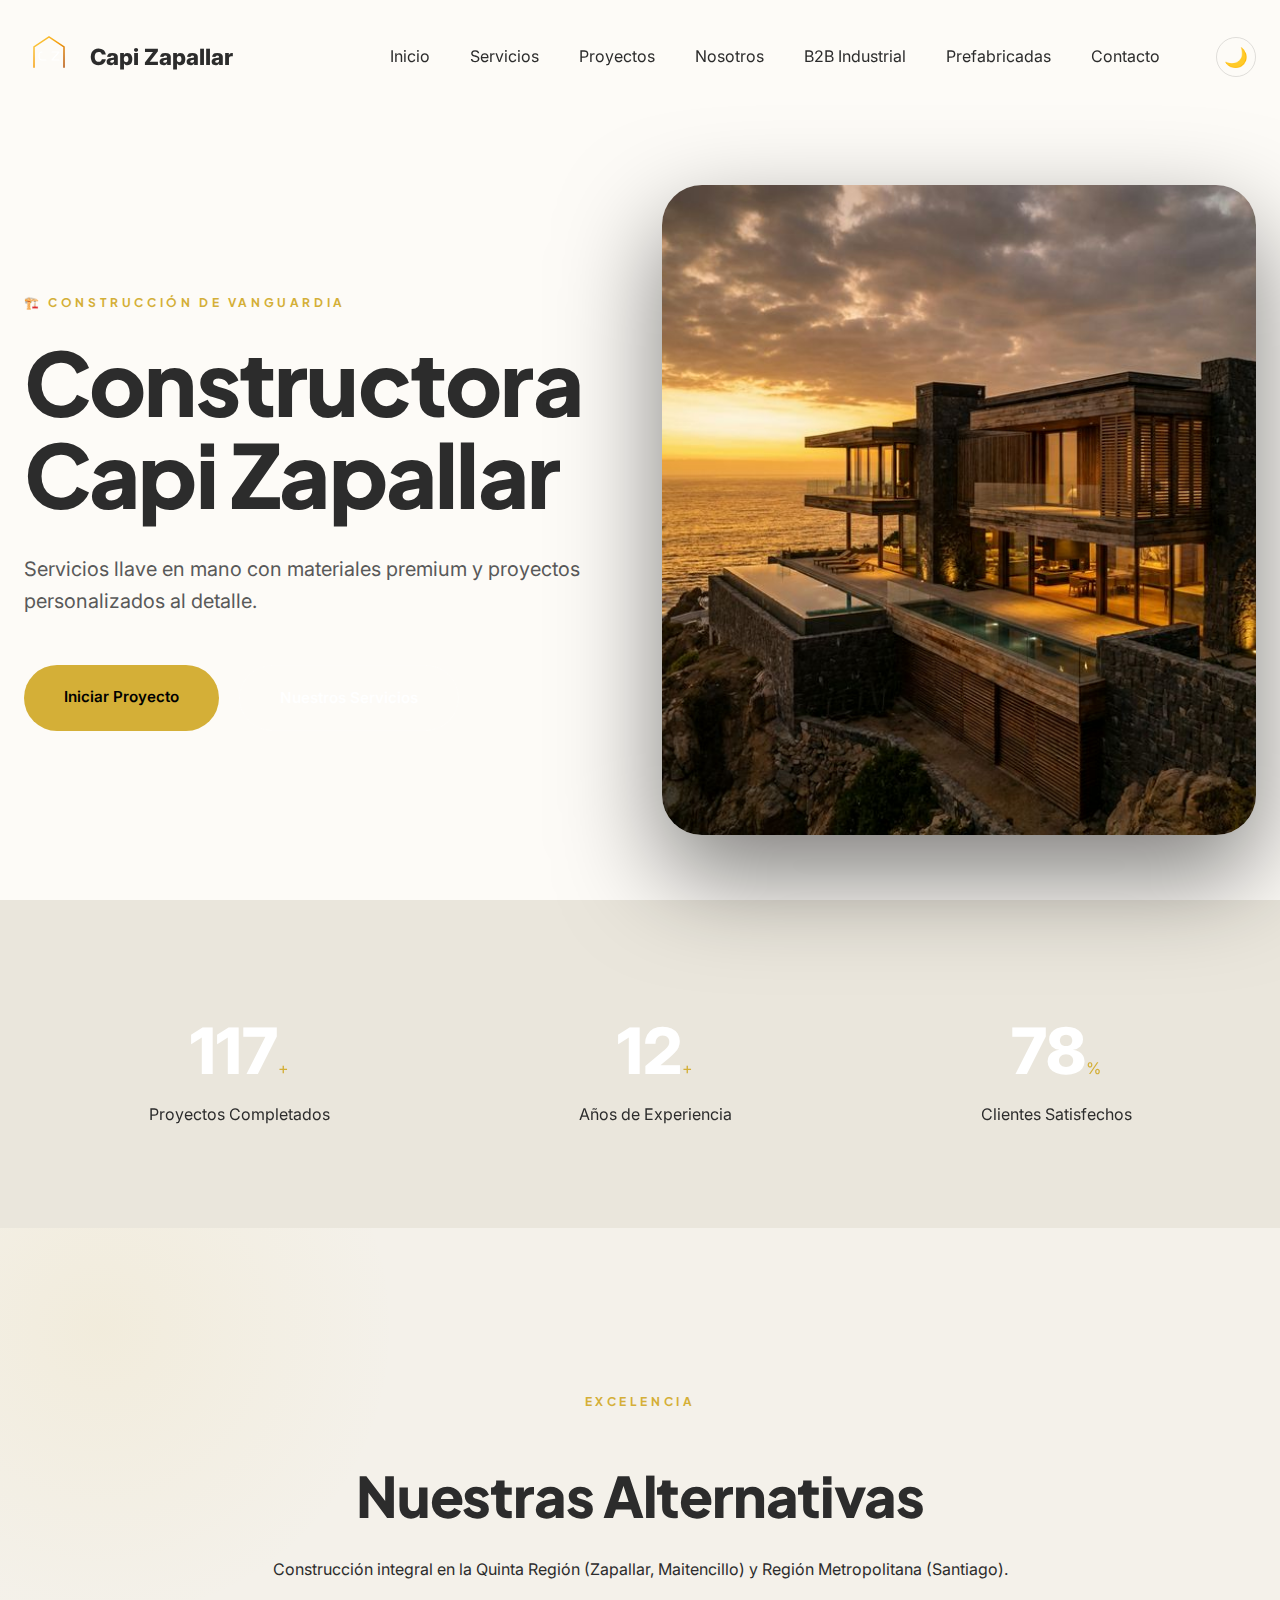
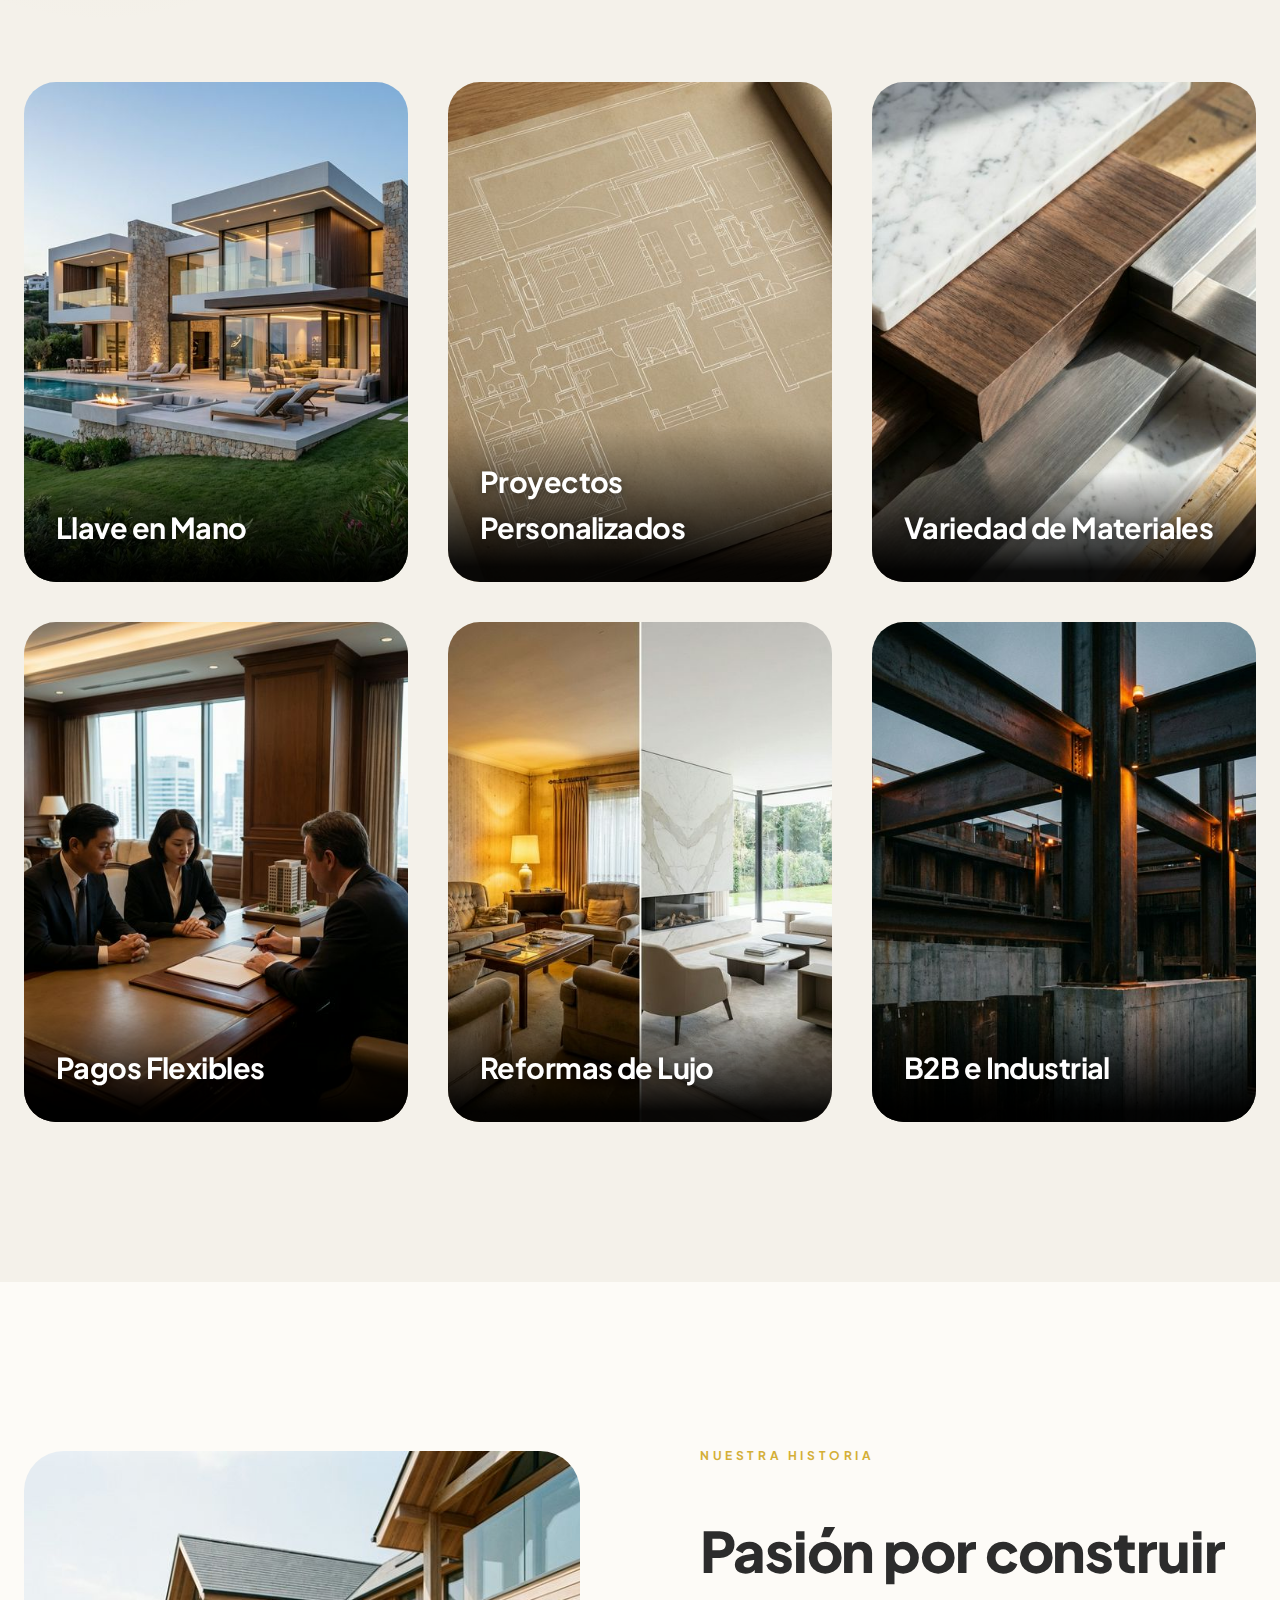
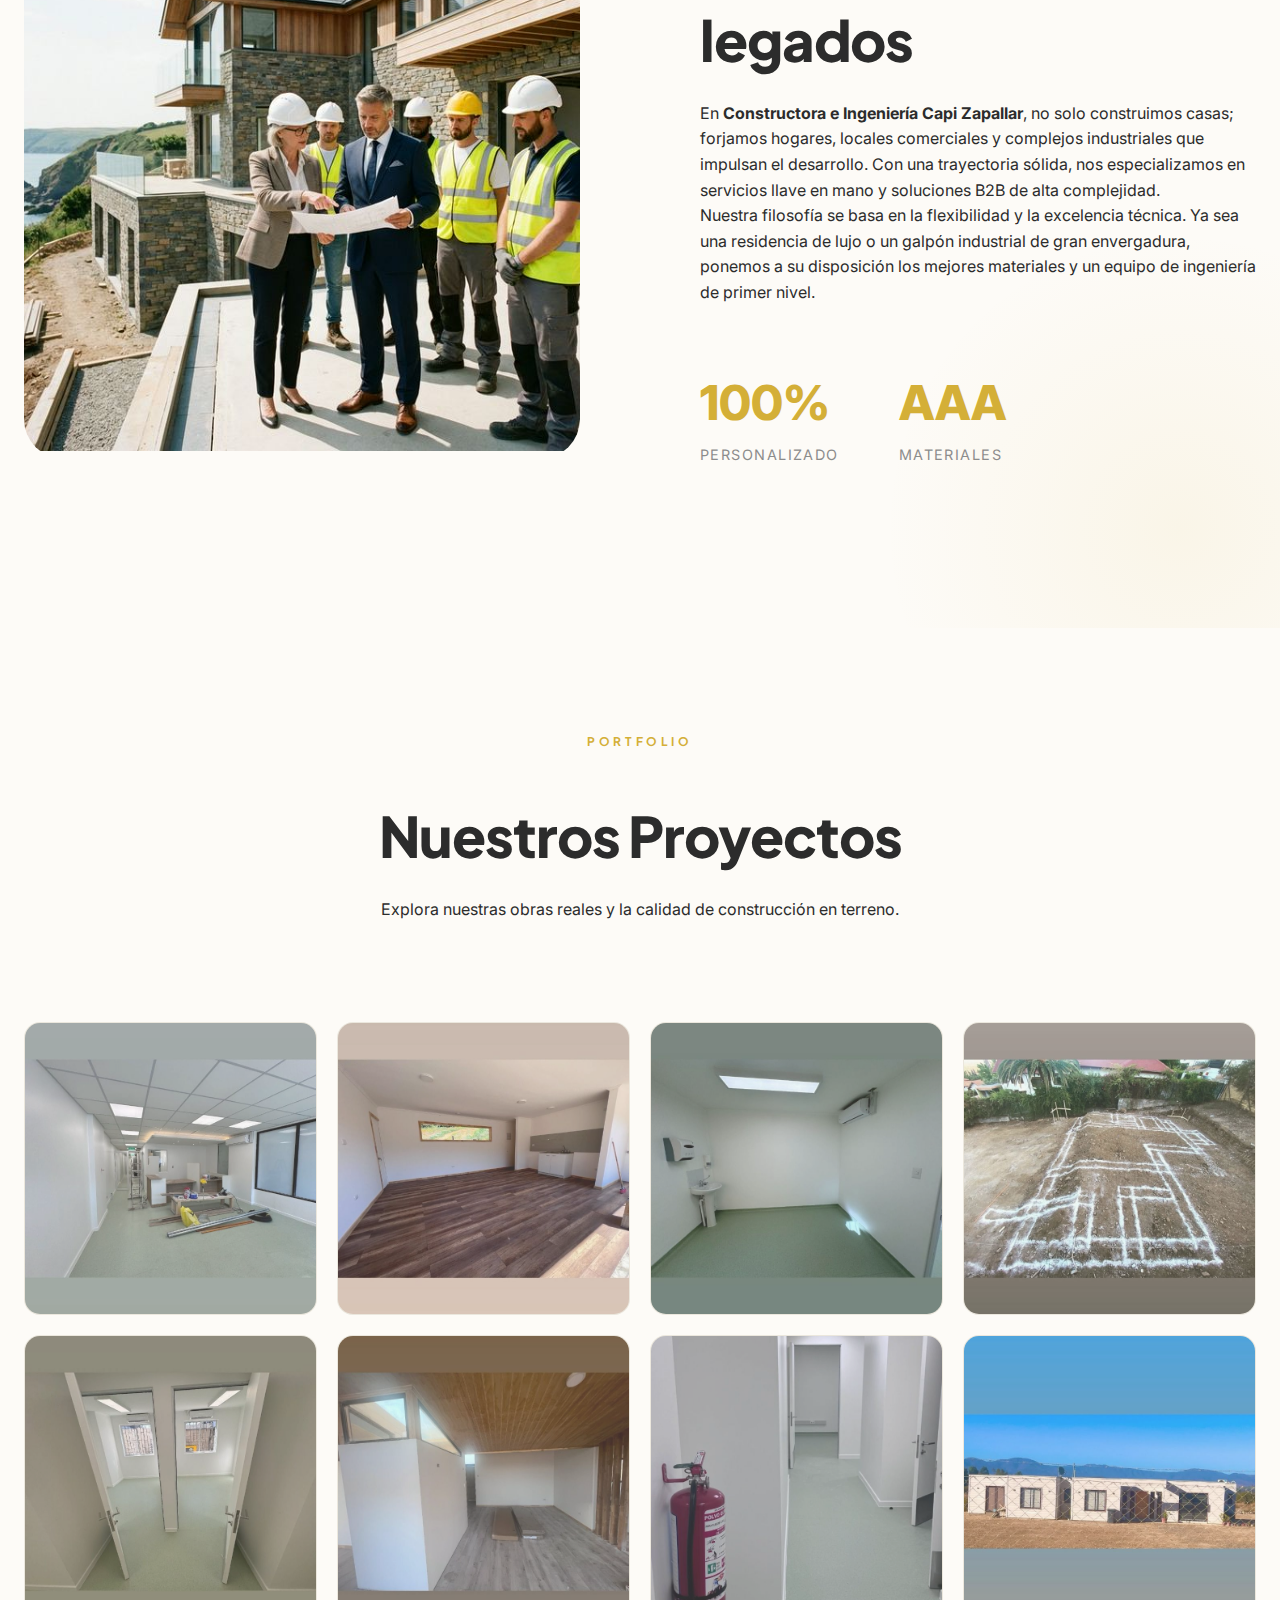
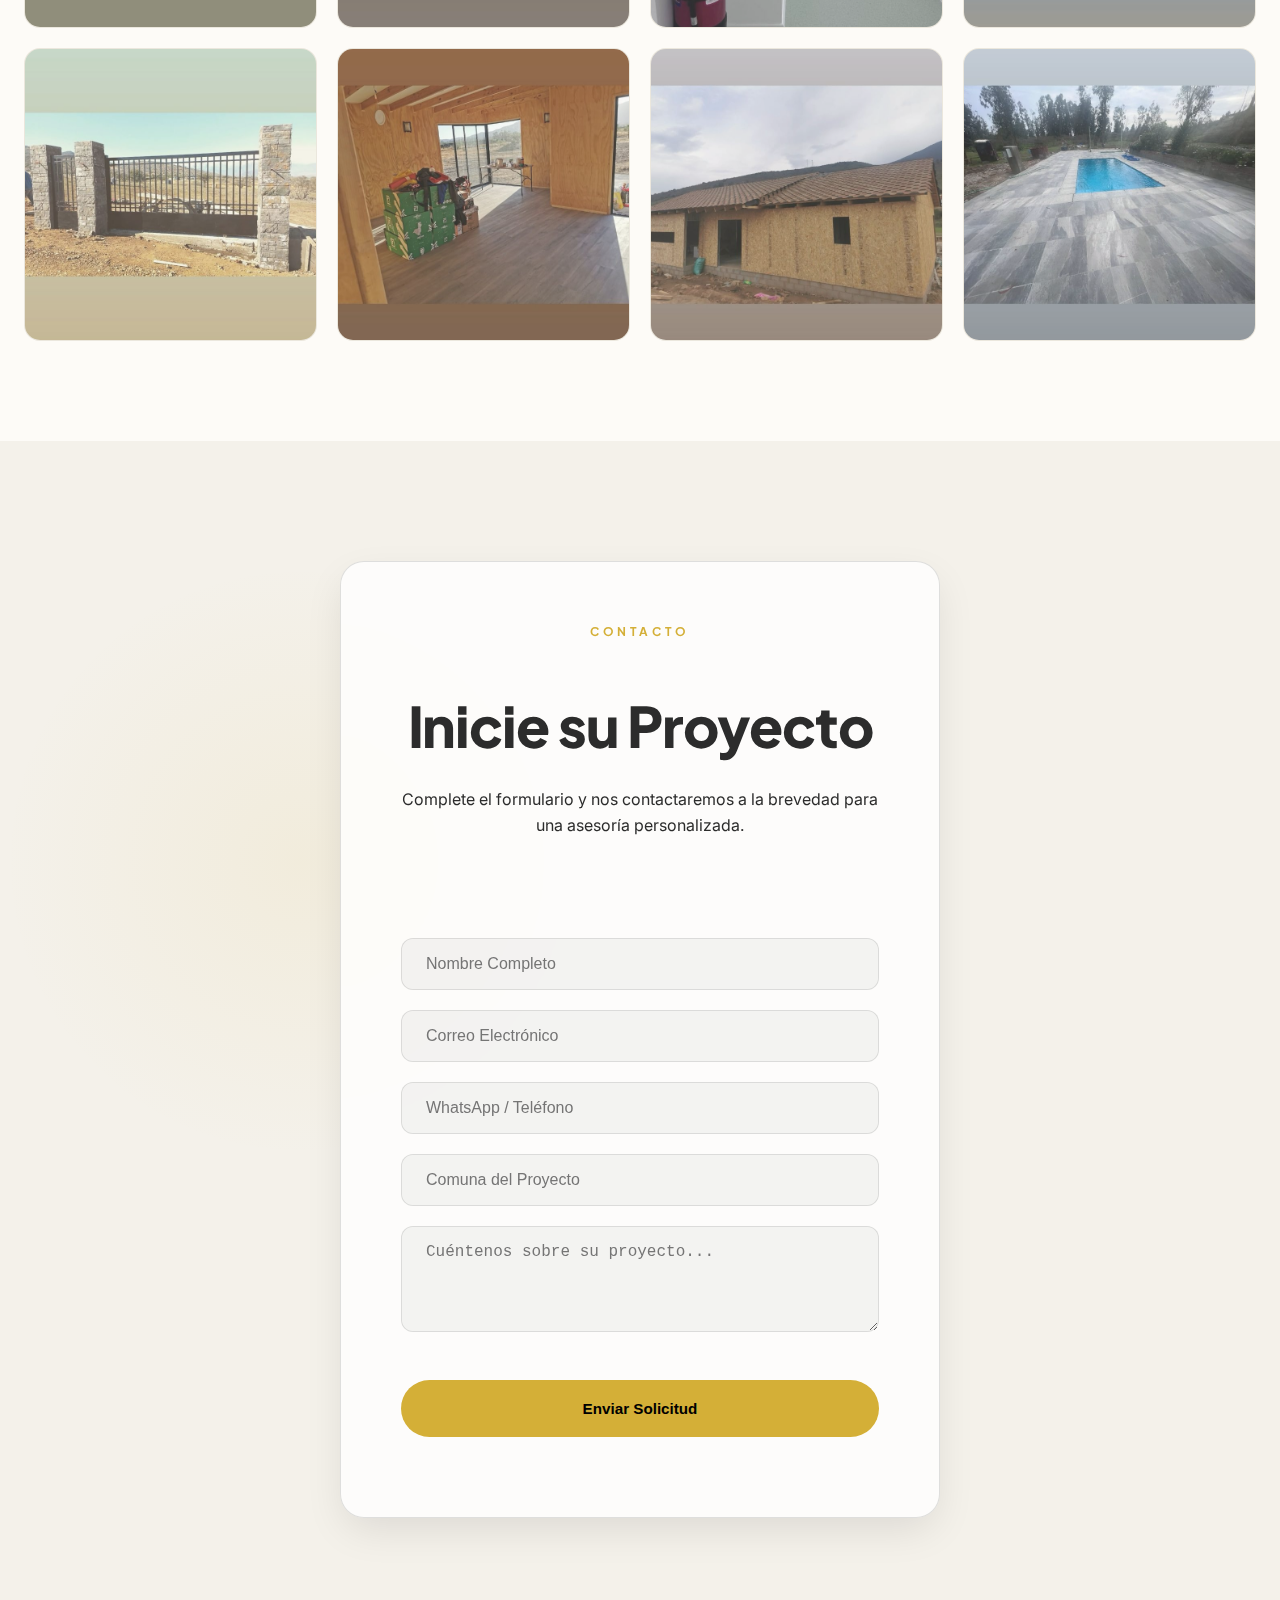
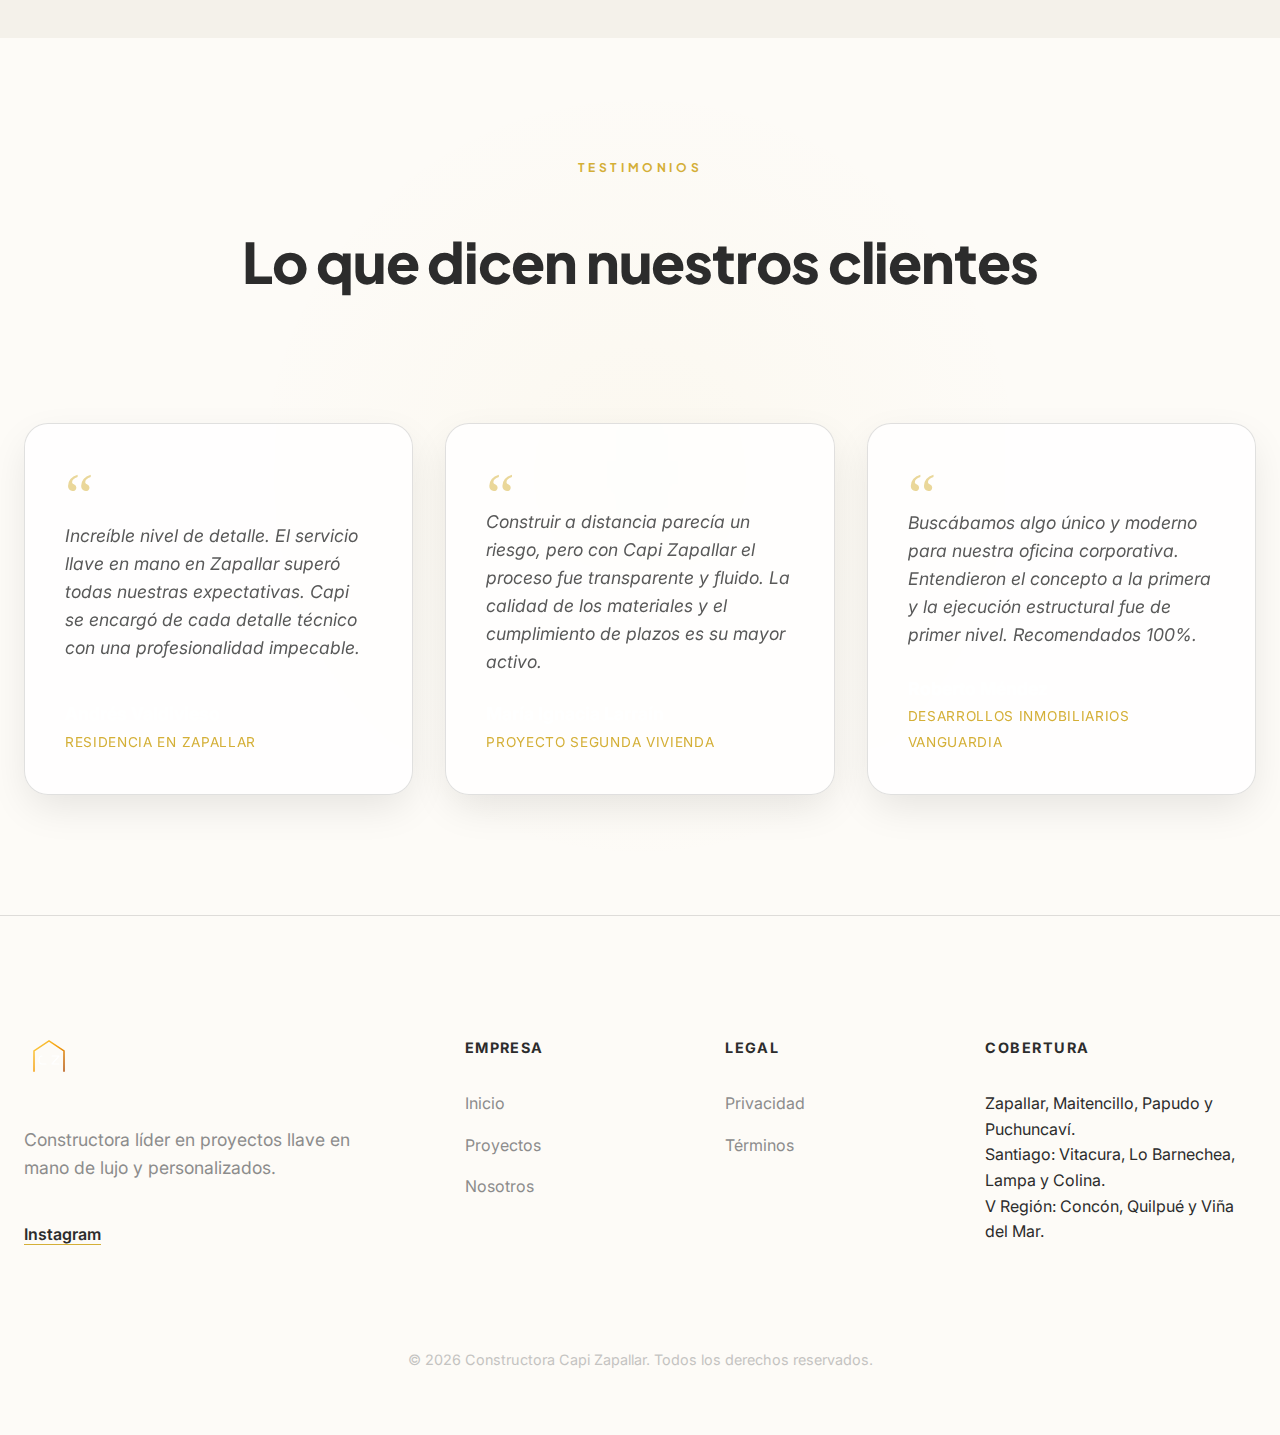
<file: index.html>
<!DOCTYPE html>
<html lang="es">

<head>
    <meta charset="UTF-8">
    <meta name="viewport" content="width=device-width, initial-scale=1.0">
    <title>Constructora Capi Zapallar | Ingeniería B2B, Galpones y Casas Llave en Mano</title>
    <meta name="description"
        content="Constructora e Ingeniería Capi Zapallar. Expertos en proyectos industriales (B2B), construcción de galpones, locales comerciales y casas de lujo llave en mano. Liderando en la Región de Valparaíso y Santiago.">

    <!-- Schema.org JSON-LD -->
    <script type="application/ld+json">
    {
      "@context": "https://schema.org",
      "@type": "LocalBusiness",
      "name": "Constructora Capi Zapallar",
      "image": "https://capizapallar.cl/images/hero_visual.png",
      "@id": "https://capizapallar.cl",
      "url": "https://capizapallar.cl",
      "telephone": "+56973732599",
      "address": {
        "@type": "PostalAddress",
        "streetAddress": "Zapallar",
        "addressLocality": "Zapallar",
        "addressRegion": "Valparaíso",
        "postalCode": "2060000",
        "addressCountry": "CL"
      },
      "geo": {
        "@type": "GeoCoordinates",
        "latitude": -32.55,
        "longitude": -71.46
      },
      "openingHoursSpecification": {
        "@type": "OpeningHoursSpecification",
        "dayOfWeek": [
          "Monday",
          "Tuesday",
          "Wednesday",
          "Thursday",
          "Friday",
          "Saturday"
        ],
        "opens": "09:00",
        "closes": "19:00"
      },
      "sameAs": [
        "https://www.facebook.com/capizapallar",
        "https://www.instagram.com/capizapallar"
      ],
      "department": [
        {
          "@type": "ProfessionalService",
          "name": "Ingeniería B2B y Galpones",
          "description": "Desarrollo de infraestructura industrial y comercial."
        },
        {
          "@type": "GeneralContractor",
          "name": "Construcción Residencial Llave en Mano",
          "description": "Casas personalizadas en Metalcom, SIP y Hormigón."
        }
      ]
    }
    </script>

    <!-- Google Fonts -->
    <link rel="preconnect" href="https://fonts.googleapis.com">
    <link rel="preconnect" href="https://fonts.gstatic.com" crossorigin>
    <link
        href="https://fonts.googleapis.com/css2?family=Inter:wght@400;500&family=Plus+Jakarta+Sans:wght@700;800&family=JetBrains+Mono&display=swap"
        rel="stylesheet">

    <link rel="stylesheet" href="styles.css">
</head>

<body class="dark-mode">
    <div id="particles-js"></div>

    <nav class="navbar" id="navbar">
        <div class="container navbar-container">
            <a href="index.html" class="logo-container">
                <img src="images/logo.svg" alt="Capi Zapallar Logo" class="logo-img" style="height: 50px; width: auto;">
                <span class="logo-text">Capi Zapallar</span>
            </a>
            <div class="nav-links">
                <a href="index.html#hero" class="nav-link">Inicio</a>
                <a href="index.html#servicios" class="nav-link">Servicios</a>
                <a href="index.html#proyectos" class="nav-link">Proyectos</a>
                <a href="index.html#nosotros" class="nav-link">Nosotros</a>
                <a href="b2b.html" class="nav-link">B2B Industrial</a>
                <a href="prefabricadas.html" class="nav-link">Prefabricadas</a>
                <a href="#contacto" class="nav-link">Contacto</a>
                <!-- Theme Toggle Button -->
                <button id="themeToggle" class="theme-toggle" aria-label="Cambiar Tema">
                    <span class="theme-icon">🌓</span>
                </button>
            </div>
            <button class="mobile-menu-toggle" id="menuToggle">
                <span></span>
                <span></span>
                <span></span>
            </button>
        </div>
    </nav>

    <header class="hero" id="hero">
        <div class="container hero-container">
            <div class="hero-content">
                <span class="label-upper">🏗️ Construcción de Vanguardia</span>
                <h1 class="hero-title">Constructora Capi Zapallar</h1>
                <p class="hero-subtitle">Servicios llave en mano con materiales premium y proyectos personalizados al
                    detalle.</p>
                <div class="hero-ctas">
                    <a href="#contacto" class="btn btn-primary">Iniciar Proyecto</a>
                    <a href="#servicios" class="btn btn-outline">Nuestros Servicios</a>
                </div>
            </div>
            <div class="hero-visual-wrapper">
                <div class="sphere">
                    <div class="sphere-inner"></div>
                </div>
                <img src="images/hero_visual.png" alt="Arquitectura de Lujo Constructora Capi Zapallar"
                    class="hero-visual glow-primary">
            </div>
        </div>

    </header>

    <section class="social-proof">
        <div class="container divider-container">
            <div class="metric-item">
                <span class="metric-number" data-target="150">0</span><span class="metric-plus">+</span>
                <p class="metric-label">Proyectos Completados</p>
            </div>
            <div class="metric-item">
                <span class="metric-number" data-target="15">0</span><span class="metric-plus">+</span>
                <p class="metric-label">Años de Experiencia</p>
            </div>
            <div class="metric-item">
                <span class="metric-number" data-target="100">0</span><span class="metric-percent">%</span>
                <p class="metric-label">Clientes Satisfechos</p>
            </div>
        </div>
    </section>

    <section class="services" id="servicios">
        <div class="container">
            <div class="section-header">
                <span class="label-upper">Excelencia</span>
                <h2 class="section-title">Nuestras Alternativas</h2>
                <p class="section-subtitle">Construcción integral en la Quinta Región (Zapallar, Maitencillo) y Región
                    Metropolitana (Santiago).</p>
            </div>

            <div class="services-grid">
                <!-- Service 1 -->
                <div class="service-card-flip">
                    <div class="service-card-inner">
                        <div class="service-card-front">
                            <img src="images/service_1.png" alt="Servicio Llave en Mano" class="service-image">
                            <div class="service-overlay">
                                <h3 class="service-title-front">Llave en Mano</h3>
                            </div>
                        </div>
                        <div class="service-card-back glass-card">
                            <h3 class="service-title-back">Servicio Integral</h3>
                            <p class="service-description">Nos encargamos de todo el proceso, desde el diseño hasta la
                                entrega final lista para habitar.</p>
                            <div class="service-features">
                                <span class="feature-tag">Gestión Total</span>
                                <span class="feature-tag">Sin Estrés</span>
                            </div>
                        </div>
                    </div>
                </div>

                <!-- Service 2 -->
                <div class="service-card-flip">
                    <div class="service-card-inner">
                        <div class="service-card-front">
                            <img src="images/service_2.png" alt="Proyectos Personalizados" class="service-image">
                            <div class="service-overlay">
                                <h3 class="service-title-front">Proyectos Personalizados</h3>
                            </div>
                        </div>
                        <div class="service-card-back glass-card">
                            <h3 class="service-title-back">Diseño a Medida</h3>
                            <p class="service-description">Creamos espacios únicos que reflejan su personalidad y estilo
                                de vida con precisión arquitectónica.</p>
                            <div class="service-features">
                                <span class="feature-tag">Único</span>
                                <span class="feature-tag">Exclusivo</span>
                            </div>
                        </div>
                    </div>
                </div>

                <!-- Service 3 -->
                <div class="service-card-flip">
                    <div class="service-card-inner">
                        <div class="service-card-front">
                            <img src="images/service_3.png" alt="Materiales Premium" class="service-image">
                            <div class="service-overlay">
                                <h3 class="service-title-front">Variedad de Materiales</h3>
                            </div>
                        </div>
                        <div class="service-card-back glass-card">
                            <h3 class="service-title-back">Calidad Superior</h3>
                            <p class="service-description">Contamos con una amplia gama de opciones constructivas y
                                acabados de lujo para elegir.</p>
                            <div class="service-features">
                                <span class="feature-tag">Premium</span>
                                <span class="feature-tag">Duradero</span>
                            </div>
                        </div>
                    </div>
                </div>

                <!-- Service 4 -->
                <div class="service-card-flip">
                    <div class="service-card-inner">
                        <div class="service-card-front">
                            <img src="images/service_4.png" alt="Pagos Flexibles" class="service-image">
                            <div class="service-overlay">
                                <h3 class="service-title-front">Pagos Flexibles</h3>
                            </div>
                        </div>
                        <div class="service-card-back glass-card">
                            <h3 class="service-title-back">Financiamiento</h3>
                            <p class="service-description">Ofrecemos alternativas de pago que se adaptan a su flujo
                                financiero sin comprometer la obra.</p>
                            <div class="service-features">
                                <span class="feature-tag">Facilidad</span>
                                <span class="feature-tag">Transparencia</span>
                            </div>
                        </div>
                    </div>
                </div>

                <!-- Service 5 -->
                <div class="service-card-flip">
                    <div class="service-card-inner">
                        <div class="service-card-front">
                            <img src="images/service_5.png" alt="Reformas de Lujo" class="service-image">
                            <div class="service-overlay">
                                <h3 class="service-title-front">Reformas de Lujo</h3>
                            </div>
                        </div>
                        <div class="service-card-back glass-card">
                            <h3 class="service-title-back">Renovación</h3>
                            <p class="service-description">Transformamos propiedades existentes en residencias de alto
                                estándar con acabados finos.</p>
                            <div class="service-features">
                                <span class="feature-tag">Alta Gama</span>
                                <span class="feature-tag">Detalle</span>
                            </div>
                        </div>
                    </div>
                </div>

                <!-- Service 6 (B2B & Industrial) -->
                <div class="service-card-flip">
                    <div class="service-card-inner">
                        <div class="service-card-front">
                            <img src="images/service_6.png" alt="Ingeniería B2B y Galpones" class="service-image">
                            <div class="service-overlay">
                                <h3 class="service-title-front">B2B e Industrial</h3>
                            </div>
                        </div>
                        <div class="service-card-back glass-card">
                            <h3 class="service-title-back">Área Corporativa</h3>
                            <p class="service-description">Ingeniería y construcción de galpones, locales comerciales y
                                oficinas con alto estándar industrial.</p>
                            <div class="service-features">
                                <span class="feature-tag">Galpones</span>
                                <span class="feature-tag">Ingeniería</span>
                            </div>
                        </div>
                    </div>
                </div>

            </div>
        </div>
    </section>

    <section class="about" id="nosotros">
        <div class="container about-grid">
            <div class="about-image-container">
                <div class="about-image-wrapper">
                    <img src="images/about_image.png" alt="Obra Real Constructora Capi" class="about-image mask-glow">
                </div>
            </div>
            <div class="about-content">
                <span class="label-upper">Nuestra Historia</span>
                <h2 class="section-title">Pasión por construir legados</h2>
                <p>En <strong>Constructora e Ingeniería Capi Zapallar</strong>, no solo construimos casas; forjamos
                    hogares, locales comerciales y complejos industriales que impulsan el desarrollo. Con una
                    trayectoria sólida, nos especializamos en servicios llave en mano y soluciones B2B de alta
                    complejidad.</p>
                <p>Nuestra filosofía se basa en la flexibilidad y la excelencia técnica. Ya sea una residencia de lujo o
                    un galpón industrial de gran envergadura, ponemos a su disposición los mejores materiales y un
                    equipo de ingeniería de primer nivel.</p>
                <div class="about-stats">
                    <div class="stat">
                        <span class="stat-val">100%</span>
                        <span class="stat-label">Personalizado</span>
                    </div>
                    <div class="stat">
                        <span class="stat-val">AAA</span>
                        <span class="stat-label">Materiales</span>
                    </div>
                </div>
            </div>
        </div>
    </section>

    <section class="gallery" id="proyectos">
        <div class="container">
            <div class="section-header">
                <span class="label-upper">Portfolio</span>
                <h2 class="section-title">Nuestros Proyectos</h2>
                <p class="section-subtitle">Explora nuestras obras reales y la calidad de construcción en terreno.</p>
            </div>
            <div class="gallery-grid-compact">
                <div class="gallery-item-thumb" onclick="openViewer(0)"><img src="images/obra_real_1.jpg" alt="Obra 1">
                </div>
                <div class="gallery-item-thumb" onclick="openViewer(1)"><img src="images/obra_real_2.jpg" alt="Obra 2">
                </div>
                <div class="gallery-item-thumb" onclick="openViewer(2)"><img src="images/obra_real_3.jpg" alt="Obra 3">
                </div>
                <div class="gallery-item-thumb" onclick="openViewer(3)"><img src="images/obra_real_4.jpg" alt="Obra 4">
                </div>
                <div class="gallery-item-thumb" onclick="openViewer(4)"><img src="images/obra_real_5.jpg" alt="Obra 5">
                </div>
                <div class="gallery-item-thumb" onclick="openViewer(5)"><img src="images/obra_real_6.jpg" alt="Obra 6">
                </div>
                <div class="gallery-item-thumb" onclick="openViewer(6)"><img src="images/obra_real_7.jpg" alt="Obra 7">
                </div>
                <div class="gallery-item-thumb" onclick="openViewer(7)"><img src="images/obra_real_8.jpg" alt="Obra 8">
                </div>
                <div class="gallery-item-thumb" onclick="openViewer(8)"><img src="images/obra_real_9.jpg" alt="Obra 9">
                </div>
                <div class="gallery-item-thumb" onclick="openViewer(9)"><img src="images/obra_real_10.jpg"
                        alt="Obra 10"></div>
                <div class="gallery-item-thumb" onclick="openViewer(10)"><img src="images/obra_real_11.jpg"
                        alt="Obra 11"></div>
                <div class="gallery-item-thumb" onclick="openViewer(11)"><img src="images/obra_real_12.jpg"
                        alt="Obra 12"></div>
            </div>
        </div>
    </section>


    <section class="lead-form-section" id="contacto">
        <div class="container">
            <div class="form-card glass-card">
                <div class="section-header text-center">
                    <span class="label-upper">Contacto</span>
                    <h2 class="section-title">Inicie su Proyecto</h2>
                    <p class="section-subtitle">Complete el formulario y nos contactaremos a la brevedad para una
                        asesoría personalizada.</p>
                </div>
                <form id="constructionLeadForm" class="contact-form">
                    <div class="form-group">
                        <input type="text" id="name" name="nombre" placeholder="Nombre Completo" required>
                    </div>
                    <div class="form-group">
                        <input type="email" id="email" name="email" placeholder="Correo Electrónico" required>
                    </div>
                    <div class="form-group">
                        <input type="tel" id="whatsapp" name="telefono" placeholder="WhatsApp / Teléfono" required>
                    </div>
                    <div class="form-group">
                        <input type="text" name="comuna" placeholder="Comuna del Proyecto" required>
                    </div>
                    <div class="form-group">
                        <textarea id="message" name="mensaje" placeholder="Cuéntenos sobre su proyecto..." rows="4"
                            required></textarea>
                    </div>
                    <button type="submit" class="btn btn-primary btn-full">Enviar Solicitud</button>
                    <p id="formStatus" class="form-status"></p>
                </form>
            </div>
        </div>
    </section>

    <section class="testimonials" id="testimoniales">
        <div class="container">
            <div class="section-header text-center">
                <span class="label-upper">Testimonios</span>
                <h2 class="section-title">Lo que dicen nuestros clientes</h2>
            </div>
            <div class="testimonials-grid">
                <div class="testimonial-card glass-card">
                    <div class="quote-icon">“</div>
                    <p class="testimonial-text">Increíble nivel de detalle. El servicio llave en mano en Zapallar superó
                        todas nuestras expectativas. Capi se encargó de cada detalle técnico con una profesionalidad
                        impecable.</p>
                    <div class="testimonial-author">
                        <strong>Andrés Valdivieso</strong>
                        <span>Residencia en Zapallar</span>
                    </div>
                </div>
                <div class="testimonial-card glass-card">
                    <div class="quote-icon">“</div>
                    <p class="testimonial-text">Construir a distancia parecía un riesgo, pero con Capi Zapallar el
                        proceso fue transparente y fluido. La calidad de los materiales y el cumplimiento de plazos es
                        su mayor activo.</p>
                    <div class="testimonial-author">
                        <strong>María Ignacia Larraín</strong>
                        <span>Proyecto Segunda Vivienda</span>
                    </div>
                </div>
                <div class="testimonial-card glass-card">
                    <div class="quote-icon">“</div>
                    <p class="testimonial-text">Buscábamos algo único y moderno para nuestra oficina corporativa.
                        Entendieron el concepto a la primera y la ejecución estructural fue de primer nivel.
                        Recomendados 100%.</p>
                    <div class="testimonial-author">
                        <strong>Roberto Méndez</strong>
                        <span>Desarrollos Inmobiliarios Vanguardia</span>
                    </div>
                </div>
            </div>
        </div>
    </section>

    <footer class="footer">
        <div class="container footer-grid">
            <div class="footer-brand">
                <img src="images/logo.svg" alt="Capi Zapallar" class="footer-logo">
                <p class="footer-desc">Constructora líder en proyectos llave en mano de lujo y personalizados.</p>
                <div class="social-links">
                    <a href="https://www.instagram.com/capi_zapallar_constructora?igsh=MWo5YWQ1NGI3ZWEybA%3D%3D&utm_source=qr"
                        target="_blank" class="social-link">Instagram</a>
                </div>
            </div>
            <div class="footer-links">
                <h4>Empresa</h4>
                <a href="#hero">Inicio</a>
                <a href="#proyectos">Proyectos</a>
                <a href="#nosotros">Nosotros</a>
            </div>
            <div class="footer-links">
                <h4>Legal</h4>
                <a href="privacidad.html">Privacidad</a>
                <a href="terminos.html">Términos</a>
            </div>
            <div class="footer-contact">
                <h4>Cobertura</h4>
                <p>Zapallar, Maitencillo, Papudo y Puchuncaví.</p>
                <p>Santiago: Vitacura, Lo Barnechea, Lampa y Colina.</p>
                <p>V Región: Concón, Quilpué y Viña del Mar.</p>
            </div>
        </div>
        <div class="footer-bottom">
            <div class="container">
                <p>&copy; 2026 Constructora Capi Zapallar. Todos los derechos reservados.</p>
            </div>
        </div>
    </footer>

    <!-- Modern Photo Viewer Modal -->
    <div id="photoViewer" class="photo-viewer">
        <span class="viewer-close" onclick="closeViewer()">&times;</span>
        <img class="viewer-content" id="viewerImg">
        <div class="viewer-nav">
            <button onclick="prevImg()">&#10094;</button>
            <button onclick="nextImg()">&#10095;</button>
        </div>
    </div>

    <!-- Success Modal -->
    <div id="successModal" class="success-modal glass-card" style="display: none;">
        <div class="modal-content">
            <h3 style="color: var(--primary-500); margin-bottom: 15px;">¡Solicitud Recibida! ✅</h3>
            <p style="margin-bottom: 10px;">Tu proyecto ya está en proceso de revisión por nuestro equipo.</p>
            <p id="modalQuoteInfo" style="margin-bottom: 25px; font-weight: 500; font-size: 0.9rem; opacity: 0.8;"></p>
            <div class="modal-ctas" style="display: flex; flex-direction: column; gap: 10px;">
                <a id="whatsappBtn" href="#" target="_blank" class="btn btn-primary"
                    style="width: 100%; text-decoration: none; display: inline-block;">Hablar por WhatsApp ahora</a>
                <button onclick="closeSuccessModal()" class="btn btn-outline"
                    style="width: 100%; border-radius: 12px; padding: 10px;">Cerrar</button>
            </div>
        </div>
    </div>

    <style>
        .success-modal {
            position: fixed;
            top: 50%;
            left: 50%;
            transform: translate(-50%, -50%);
            z-index: 10000;
            padding: 40px;
            text-align: center;
            max-width: 90%;
            width: 400px;
            border-radius: 30px;
            border: 1px solid var(--primary-500);
            box-shadow: 0 20px 60px rgba(0, 0, 0, 0.8);
            background: var(--bg-secondary);
        }

        .success-modal .modal-content h3 {
            font-size: 1.8rem;
        }
    </style>

    <script src="script.js"></script>
</body>

</html>
</file>
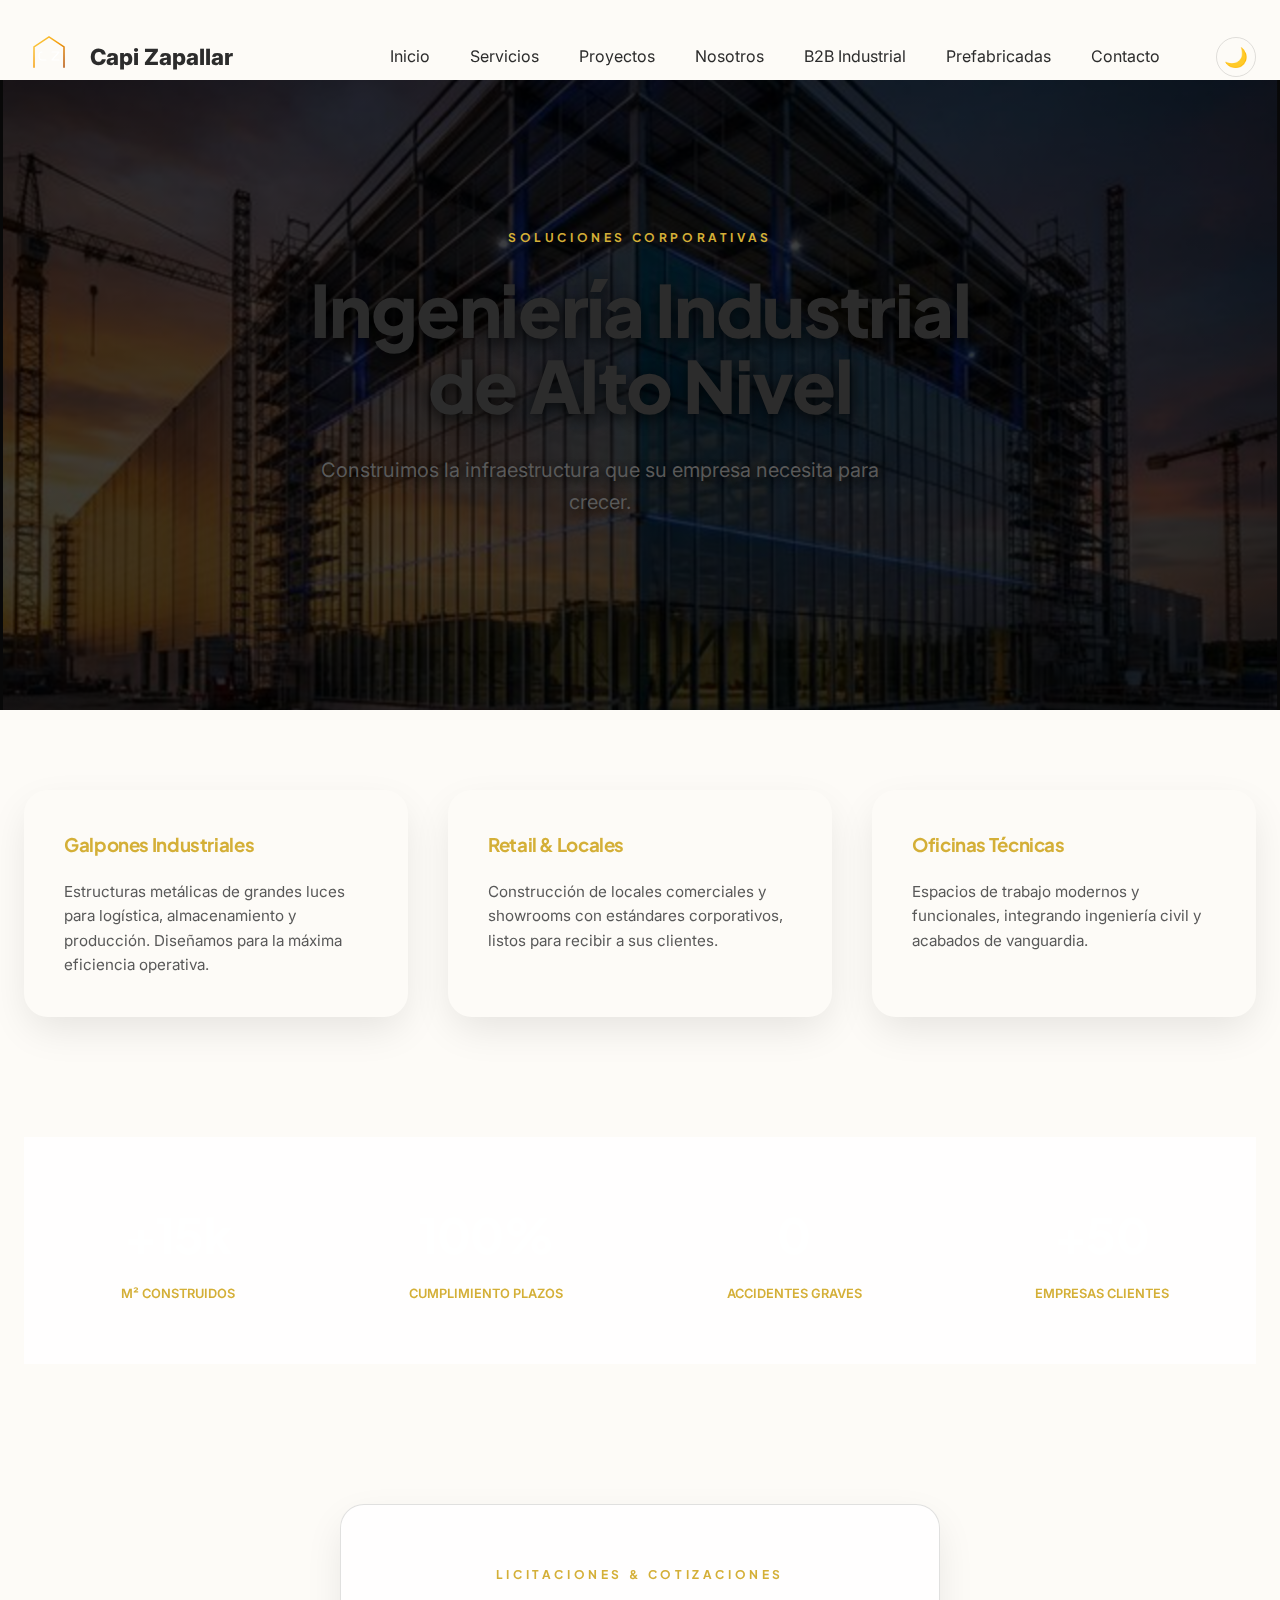
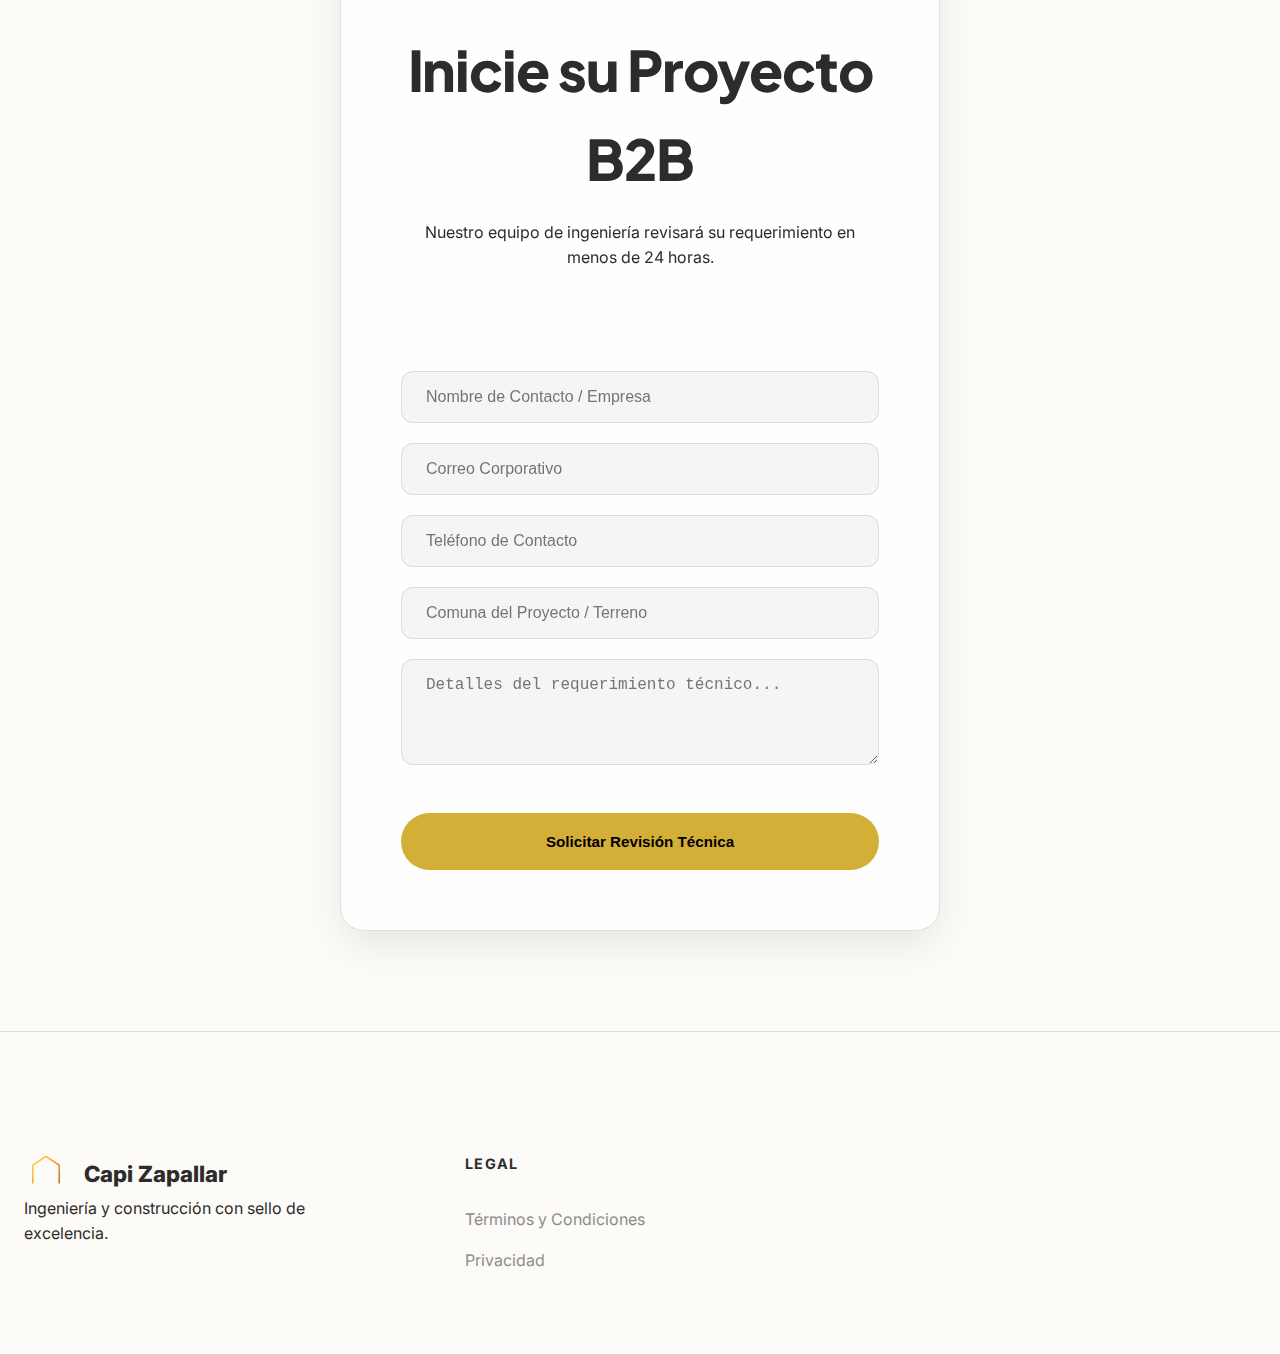
<file: b2b.html>
<!DOCTYPE html>
<html lang="es">

<head>
    <meta charset="UTF-8">
    <meta name="viewport" content="width=device-width, initial-scale=1.0">
    <title>B2B Industrial & Ingeniería | Capi Zapallar</title>
    <meta name="description"
        content="Soluciones de ingeniería y construcción para empresas. Galpones industriales, locales comerciales y oficinas corporativas en la Región de Valparaíso.">

    <link rel="preconnect" href="https://fonts.googleapis.com">
    <link rel="preconnect" href="https://fonts.gstatic.com" crossorigin>
    <link
        href="https://fonts.googleapis.com/css2?family=Inter:wght@400;500;600&family=Plus+Jakarta+Sans:wght@700;800&display=swap"
        rel="stylesheet">
    <link rel="stylesheet" href="styles.css">

    <!-- Script to prevent theme flash -->
    <script>
        const savedTheme = localStorage.getItem('theme');
        if (savedTheme) {
            document.documentElement.setAttribute('data-theme', savedTheme);
        } else if (window.matchMedia('(prefers-color-scheme: dark)').matches) {
            document.documentElement.setAttribute('data-theme', 'dark');
        }
    </script>

    <style>
        .b2b-hero {
            height: 70vh;
            display: flex;
            align-items: center;
            justify-content: center;
            text-align: center;
            position: relative;
            background: linear-gradient(rgba(0, 0, 0, 0.75), rgba(0, 0, 0, 0.75)), url('images/b2b_industrial.png');
            background-size: cover;
            background-position: center;
            margin-top: 80px;
        }

        .shadow-text h1 {
            text-shadow: 0 4px 15px rgba(0, 0, 0, 0.8);
        }

        .shadow-text p {
            text-shadow: 0 2px 8px rgba(0, 0, 0, 0.8);
        }

        .b2b-grid {
            display: grid;
            grid-template-columns: repeat(auto-fit, minmax(300px, 1fr));
            gap: 40px;
            padding: 80px 0;
        }

        .b2b-card {
            padding: 40px;
            border-radius: 24px;
            background: var(--card-bg);
            border: 1px solid var(--border-color);
            transition: all 0.3s ease;
        }

        .b2b-card:hover {
            transform: translateY(-10px);
            border-color: var(--primary-500);
        }

        .b2b-card h3 {
            margin-bottom: 20px;
            color: var(--primary-500);
        }

        .b2b-card p {
            color: var(--text-secondary);
            font-size: 0.95rem;
            line-height: 1.6;
        }

        .industrial-stats {
            background: var(--glass-bg);
            backdrop-filter: blur(10px);
            padding: 60px 0;
            border-top: 1px solid var(--border-white);
            border-bottom: 1px solid var(--border-white);
            margin: 40px 0;
        }

        .stats-grid {
            display: grid;
            grid-template-columns: repeat(4, 1fr);
            text-align: center;
        }

        .stat-item h2 {
            font-size: 3rem;
            color: white;
            margin-bottom: 10px;
        }

        .stat-item p {
            color: var(--primary-500);
            font-weight: 600;
            text-transform: uppercase;
            font-size: 0.8rem;
        }
    </style>
</head>

<body class="dark-mode">
    <nav class="navbar" id="navbar">
        <div class="container navbar-container">
            <a href="index.html" class="logo-container">
                <img src="images/logo.svg" alt="Capi Zapallar Logo" class="logo-img" style="height: 50px; width: auto;">
                <span class="logo-text">Capi Zapallar</span>
            </a>
            <div class="nav-links">
                <a href="index.html#hero" class="nav-link">Inicio</a>
                <a href="index.html#servicios" class="nav-link">Servicios</a>
                <a href="index.html#proyectos" class="nav-link">Proyectos</a>
                <a href="index.html#nosotros" class="nav-link">Nosotros</a>
                <a href="b2b.html" class="nav-link active">B2B Industrial</a>
                <a href="prefabricadas.html" class="nav-link">Prefabricadas</a>
                <a href="#contacto" class="nav-link">Contacto</a>
                <!-- Theme Toggle Button -->
                <button id="themeToggle" class="theme-toggle" aria-label="Cambiar Tema">
                    <span class="theme-icon">🌓</span>
                </button>
            </div>
            <button class="mobile-menu-toggle" id="menuToggle">
                <span></span>
                <span></span>
                <span></span>
            </button>
        </div>
    </nav>

    <header class="b2b-hero">
        <div class="container shadow-text">
            <span class="label-upper">Soluciones Corporativas</span>
            <h1 class="hero-title" style="font-size: 4.5rem;">Ingeniería Industrial <br> de Alto Nivel</h1>
            <p class="hero-subtitle">Construimos la infraestructura que su empresa necesita para crecer.</p>
        </div>
    </header>

    <main class="container">
        <section class="b2b-grid">
            <div class="b2b-card glass-card">
                <h3>Galpones Industriales</h3>
                <p>Estructuras metálicas de grandes luces para logística, almacenamiento y producción. Diseñamos para la
                    máxima eficiencia operativa.</p>
            </div>
            <div class="b2b-card glass-card">
                <h3>Retail & Locales</h3>
                <p>Construcción de locales comerciales y showrooms con estándares corporativos, listos para recibir a
                    sus clientes.</p>
            </div>
            <div class="b2b-card glass-card">
                <h3>Oficinas Técnicas</h3>
                <p>Espacios de trabajo modernos y funcionales, integrando ingeniería civil y acabados de vanguardia.</p>
            </div>
        </section>

        <section class="industrial-stats">
            <div class="stats-grid">
                <div class="stat-item">
                    <h2>+15k</h2>
                    <p>m² Construidos</p>
                </div>
                <div class="stat-item">
                    <h2>100%</h2>
                    <p>Cumplimiento Plazos</p>
                </div>
                <div class="stat-item">
                    <h2>0</h2>
                    <p>Accidentes Graves</p>
                </div>
                <div class="stat-item">
                    <h2>+50</h2>
                    <p>Empresas Clientes</p>
                </div>
            </div>
        </section>

        <section id="contacto" style="padding: 100px 0;">
            <div class="form-card glass-card">
                <div class="section-header text-center">
                    <span class="label-upper">Licitaciones & Cotizaciones</span>
                    <h2 class="section-title">Inicie su Proyecto B2B</h2>
                    <p class="section-subtitle">Nuestro equipo de ingeniería revisará su requerimiento en menos de 24
                        horas.</p>
                </div>
                <form id="b2bLeadForm" class="contact-form">
                    <div class="form-group">
                        <input type="text" name="nombre" placeholder="Nombre de Contacto / Empresa" required>
                    </div>
                    <div class="form-group">
                        <input type="email" name="email" placeholder="Correo Corporativo" required>
                    </div>
                    <div class="form-group">
                        <input type="tel" name="telefono" placeholder="Teléfono de Contacto" required>
                    </div>
                    <div class="form-group">
                        <input type="text" name="comuna" placeholder="Comuna del Proyecto / Terreno" required>
                    </div>
                    <div class="form-group">
                        <textarea name="mensaje" placeholder="Detalles del requerimiento técnico..." rows="4"
                            required></textarea>
                    </div>
                    <button type="submit" class="btn btn-primary btn-full">Solicitar Revisión Técnica</button>
                </form>
            </div>
        </section>
    </main>

    <footer class="footer">
        <div class="container footer-grid">
            <div class="footer-brand">
                <div class="logo-container">
                    <img src="images/logo.svg" alt="Logo" class="logo-img">
                    <span class="logo-text">Capi Zapallar</span>
                </div>
                <p>Ingeniería y construcción con sello de excelencia.</p>
            </div>
            <div class="footer-links">
                <h4>Legal</h4>
                <a href="#">Términos y Condiciones</a>
                <a href="#">Privacidad</a>
            </div>
        </div>
    </footer>

    <script src="script.js"></script>
    <script>
        document.getElementById('b2bLeadForm').addEventListener('submit', (e) => {
            handleFormSubmit('b2b_corporate', e);
        });
    </script>
</body>

</html>
</file>
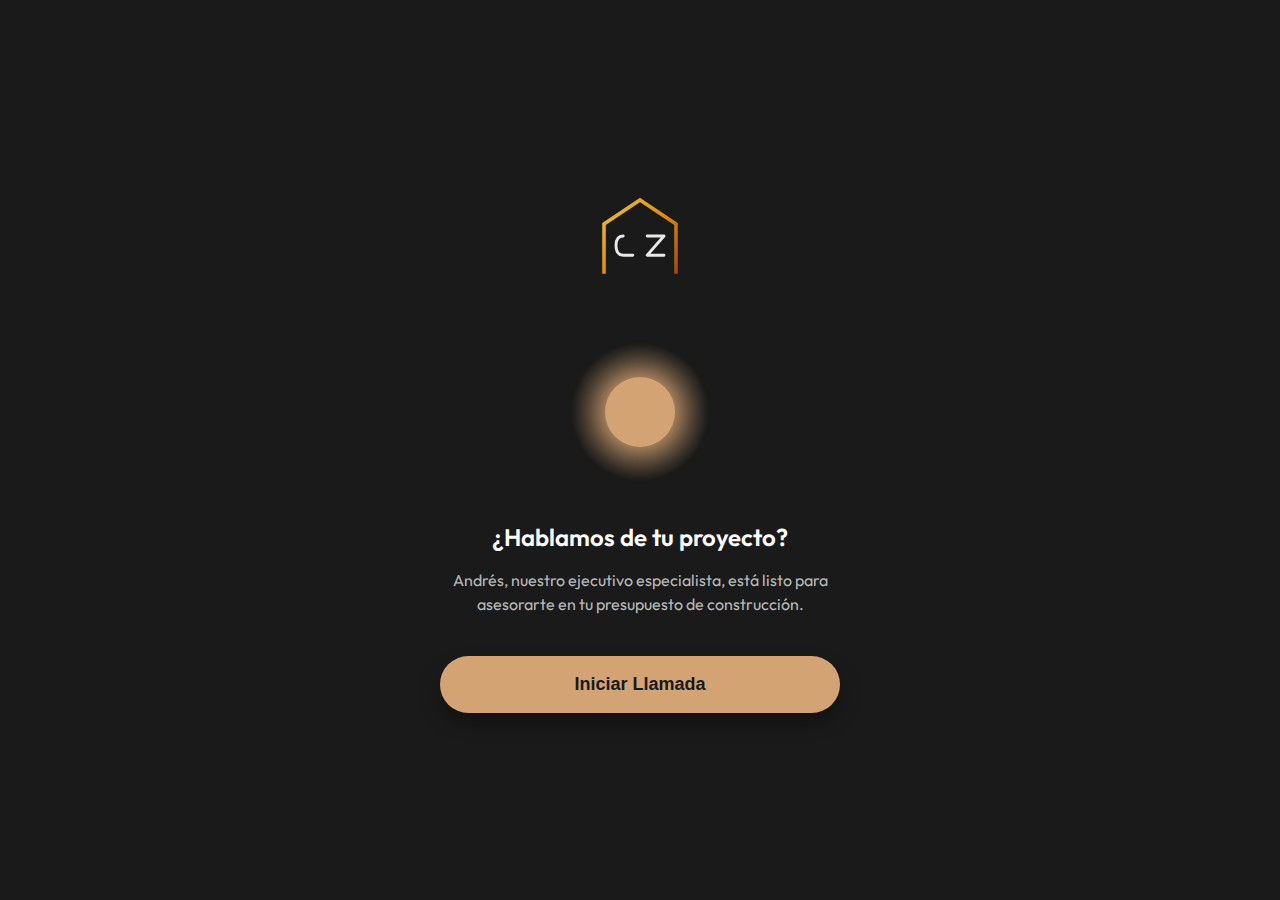
<file: llamar.html>
<!DOCTYPE html>
<html lang="es">

<head>
    <meta charset="UTF-8">
    <meta name="viewport" content="width=device-width, initial-scale=1.0, maximum-scale=1.0, user-scalable=no">
    <title>Andrés - Capi Zapallar | Llamada de Consulta</title>
    <link href="https://fonts.googleapis.com/css2?family=Outfit:wght@300;400;600&display=swap" rel="stylesheet">

    <style>
        :root {
            --primary: #d4a373;
            /* Bronce/Siena de Capi Zapallar */
            --dark: #1a1a1a;
            --white: #ffffff;
        }

        body {
            margin: 0;
            padding: 0;
            font-family: 'Outfit', sans-serif;
            background-color: var(--dark);
            color: var(--white);
            height: 100vh;
            display: flex;
            flex-direction: column;
            align-items: center;
            justify-content: center;
            overflow: hidden;
            -webkit-font-smoothing: antialiased;
        }

        .container {
            text-align: center;
            max-width: 400px;
            padding: 20px;
            z-index: 2;
        }

        .logo {
            width: 120px;
            margin-bottom: 30px;
            opacity: 0.9;
        }

        .status-orb {
            width: 140px;
            height: 140px;
            border-radius: 50%;
            background: radial-gradient(circle, var(--primary) 0%, transparent 70%);
            margin: 0 auto 40px;
            position: relative;
            animation: pulse 2s infinite ease-in-out;
            transition: all 0.3s ease;
        }

        .status-orb::after {
            content: '';
            position: absolute;
            top: 25%;
            left: 25%;
            width: 50%;
            height: 50%;
            background: var(--primary);
            border-radius: 50%;
            box-shadow: 0 0 30px var(--primary);
        }

        h1 {
            font-size: 24px;
            font-weight: 600;
            margin-bottom: 10px;
        }

        p {
            font-size: 16px;
            color: rgba(255, 255, 255, 0.7);
            margin-bottom: 40px;
            line-height: 1.5;
        }

        .call-btn {
            background-color: var(--primary);
            color: var(--dark);
            border: none;
            padding: 18px 40px;
            font-size: 18px;
            font-weight: 600;
            border-radius: 50px;
            cursor: pointer;
            transition: all 0.3s ease;
            box-shadow: 0 10px 20px rgba(0, 0, 0, 0.3);
            display: flex;
            align-items: center;
            justify-content: center;
            gap: 10px;
            width: 100%;
            -webkit-tap-highlight-color: transparent;
        }

        .call-btn:hover {
            transform: translateY(-3px);
            box-shadow: 0 15px 30px rgba(212, 163, 115, 0.4);
        }

        .call-btn:disabled {
            background-color: #444;
            color: #888;
            cursor: not-allowed;
            transform: none;
        }

        .end-btn {
            background-color: #ff4d4d;
            margin-top: 20px;
            display: none;
            color: white;
        }

        @keyframes pulse {
            0% {
                transform: scale(1);
                opacity: 0.8;
            }

            50% {
                transform: scale(1.1);
                opacity: 1;
            }

            100% {
                transform: scale(1);
                opacity: 0.8;
            }
        }

        .status-orb.talking {
            animation: pulse 0.5s infinite ease-in-out;
            box-shadow: 0 0 50px var(--primary);
            transform: scale(1.1);
        }

        #error-msg {
            color: #ff4d4d;
            margin-top: 20px;
            font-size: 14px;
            display: none;
        }
    </style>
</head>

<body>

    <div class="container">
        <img src="images/logo.svg" alt="Capi Zapallar" class="logo">

        <div id="visualizer" class="status-orb"></div>

        <h1 id="title">¿Hablamos de tu proyecto?</h1>
        <p id="desc">Andrés, nuestro ejecutivo especialista, está listo para asesorarte en tu presupuesto de
            construcción.</p>

        <button id="start-call" class="call-btn">
            <span>Iniciar Llamada</span>
        </button>

        <button id="stop-call" class="call-btn end-btn">
            Finalizar Llamada
        </button>

        <p id="error-msg">Ocurrió un error. Por favor intenta de nuevo.</p>
    </div>

    <!-- Script Moderno (ESM) para evitar problemas globales -->
    <script type="module">
        import { RetellWebClient } from "https://esm.sh/retell-client-js-sdk@2.0.7";

        console.log("🚀 Capi Zapallar Audio Engine Loading...");

        const startBtn = document.getElementById('start-call');
        const stopBtn = document.getElementById('stop-call');
        const visualizer = document.getElementById('visualizer');
        const title = document.getElementById('title');
        const errorMsg = document.getElementById('error-msg');

        let sdk = null;

        // Inicializar SDK
        try {
            sdk = new RetellWebClient();
            console.log("✅ Audio Engine Ready");
        } catch (e) {
            console.error("🔥 Audio Engine Failed:", e);
            alert("Error crítico: No se pudo cargar el componente de audio. Refresca la página.");
        }

        // Configuración de Agentes
        const AGENTS = {
            'general': 'agent_78e4eb5e2660fff6ac4a9f04b9',
            'prefabricadas': 'agent_975cbbd9788ac52da9a1385b25',
            'industrial': 'agent_293104a667fa93be8d2c471899'
        };

        const params = new URLSearchParams(window.location.search);
        const tipo = params.get('tipo') || 'general';
        const userPhone = params.get('tel') || ''; // Capturamos el teléfono del link
        const agentId = AGENTS[tipo] || AGENTS['general'];

        // Event Listeners
        if (sdk) {
            sdk.on('call_started', () => {
                console.log('✅ Call Started');
                startBtn.style.display = 'none';
                stopBtn.style.display = 'flex';
                visualizer.classList.add('talking');
                title.innerText = "Andrés te está escuchando...";
            });

            sdk.on('call_ended', () => {
                console.log('⏹️ Call Ended');
                startBtn.style.display = 'flex';
                stopBtn.style.display = 'none';
                visualizer.classList.remove('talking');
                title.innerText = "¿Hablamos de tu proyecto?";
            });

            sdk.on('error', (error) => {
                console.error('❌ Call Error:', error);

                // Manejo especial de errores de micrófono
                if (error.message && error.message.includes('microphone')) {
                    alert("Por favor permite el acceso al micrófono para hablar con Andrés.");
                } else {
                    alert("Error en la llamada: " + error.message);
                }

                sdk.stopCall(); // Reset state
                startBtn.disabled = false;
                startBtn.style.display = 'flex';
                stopBtn.style.display = 'none';
                title.innerText = "Error de conexión";
            });

            sdk.on('agent_start_talking', () => {
                visualizer.classList.add('talking');
            });

            sdk.on('agent_stop_talking', () => {
                visualizer.classList.remove('talking');
            });
        }

        // Logic de Inicio
        startBtn.addEventListener('click', async () => {
            if (!sdk) {
                alert("El sistema de audio no está listo. Por favor refresca la página.");
                return;
            }

            console.log("☎️ Starting connection sequence...");
            startBtn.disabled = true;
            errorMsg.style.display = 'none';
            title.innerText = "Conectando con Andrés...";

            try {
                // 1. Obtener Token via Proxy Local (PHP)
                // Se usa timestamp para evitar caché agresivo de Safari
                const response = await fetch(`retell_proxy.php?t=${Date.now()}`, {
                    method: 'POST',
                    headers: { 'Content-Type': 'application/json' },
                    body: JSON.stringify({
                        agentId: agentId,
                        metadata: {
                            source: 'web_direct_esm',
                            tipo_proyecto: tipo,
                            user_phone: userPhone, // Pasamos el teléfono a Andrés
                            device: navigator.userAgent
                        }
                    })
                });

                if (!response.ok) {
                    throw new Error(`Server status: ${response.status}`);
                }

                const data = await response.json();

                if (!data.access_token) {
                    throw new Error("Token de acceso no recibido");
                }

                console.log("🎫 Token Received. Starting Call...");

                // 2. Iniciar Llamada Audio
                await sdk.startCall({
                    accessToken: data.access_token
                });

            } catch (err) {
                console.error("🔥 Connection Failed:", err);
                alert("No se pudo establecer la conexión: " + err.message);

                title.innerText = "¿Hablamos de tu proyecto?";
                startBtn.disabled = false;
                errorMsg.innerText = "Error: " + err.message;
                errorMsg.style.display = 'block';
            }
        });

        // Logic de Fin
        stopBtn.addEventListener('click', () => {
            if (sdk) sdk.stopCall();
        });
    </script>
</body>

</html>
</file>
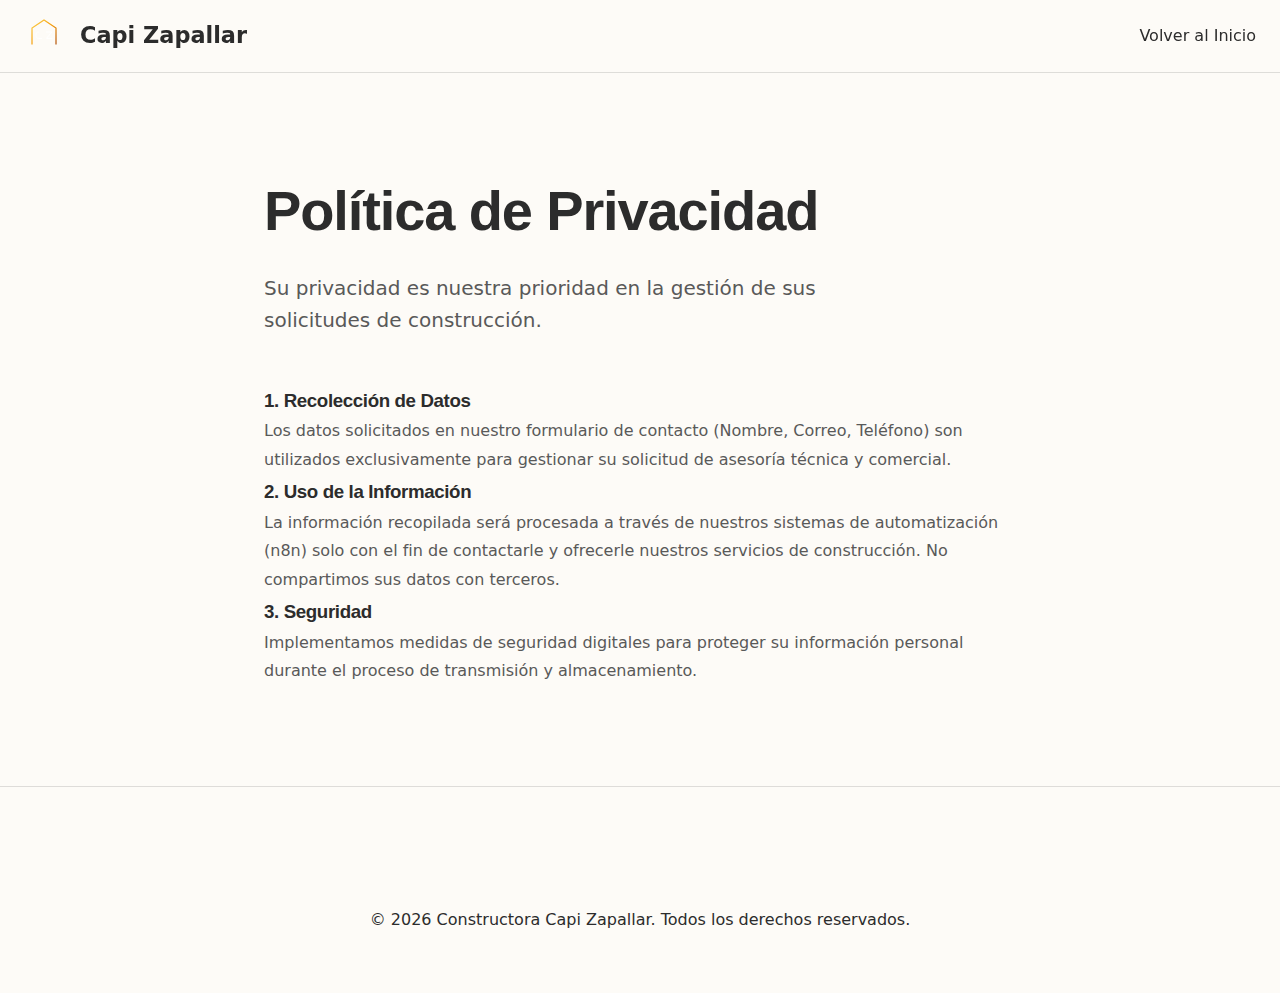
<file: privacidad.html>
<!DOCTYPE html>
<html lang="es">

<head>
    <meta charset="UTF-8">
    <meta name="viewport" content="width=device-width, initial-scale=1.0">
    <title>Política de Privacidad | Capi Zapallar</title>
    <link rel="stylesheet" href="styles.css">
</head>

<body class="dark-mode">
    <nav class="navbar scrolled">
        <div class="container navbar-container">
            <a href="index.html" class="logo-container">
                <img src="images/logo.svg" alt="Logo" class="logo-img" style="height: 40px;">
                <span class="logo-text">Capi Zapallar</span>
            </a>
            <a href="index.html" class="nav-link">Volver al Inicio</a>
        </div>
    </nav>

    <div class="container" style="padding-top: 150px; padding-bottom: 100px; max-width: 800px;">
        <h1 class="section-title">Política de Privacidad</h1>
        <p class="hero-subtitle">Su privacidad es nuestra prioridad en la gestión de sus solicitudes de construcción.
        </p>

        <div class="legal-content" style="color: var(--text-secondary); line-height: 1.8;">
            <h3>1. Recolección de Datos</h3>
            <p>Los datos solicitados en nuestro formulario de contacto (Nombre, Correo, Teléfono) son utilizados
                exclusivamente para gestionar su solicitud de asesoría técnica y comercial.</p>

            <h3>2. Uso de la Información</h3>
            <p>La información recopilada será procesada a través de nuestros sistemas de automatización (n8n) solo con
                el fin de contactarle y ofrecerle nuestros servicios de construcción. No compartimos sus datos con
                terceros.</p>

            <h3>3. Seguridad</h3>
            <p>Implementamos medidas de seguridad digitales para proteger su información personal durante el proceso de
                transmisión y almacenamiento.</p>
        </div>
    </div>

    <footer class="footer">
        <div class="container text-center">
            <p>&copy; 2026 Constructora Capi Zapallar. Todos los derechos reservados.</p>
        </div>
    </footer>
</body>

</html>
</file>
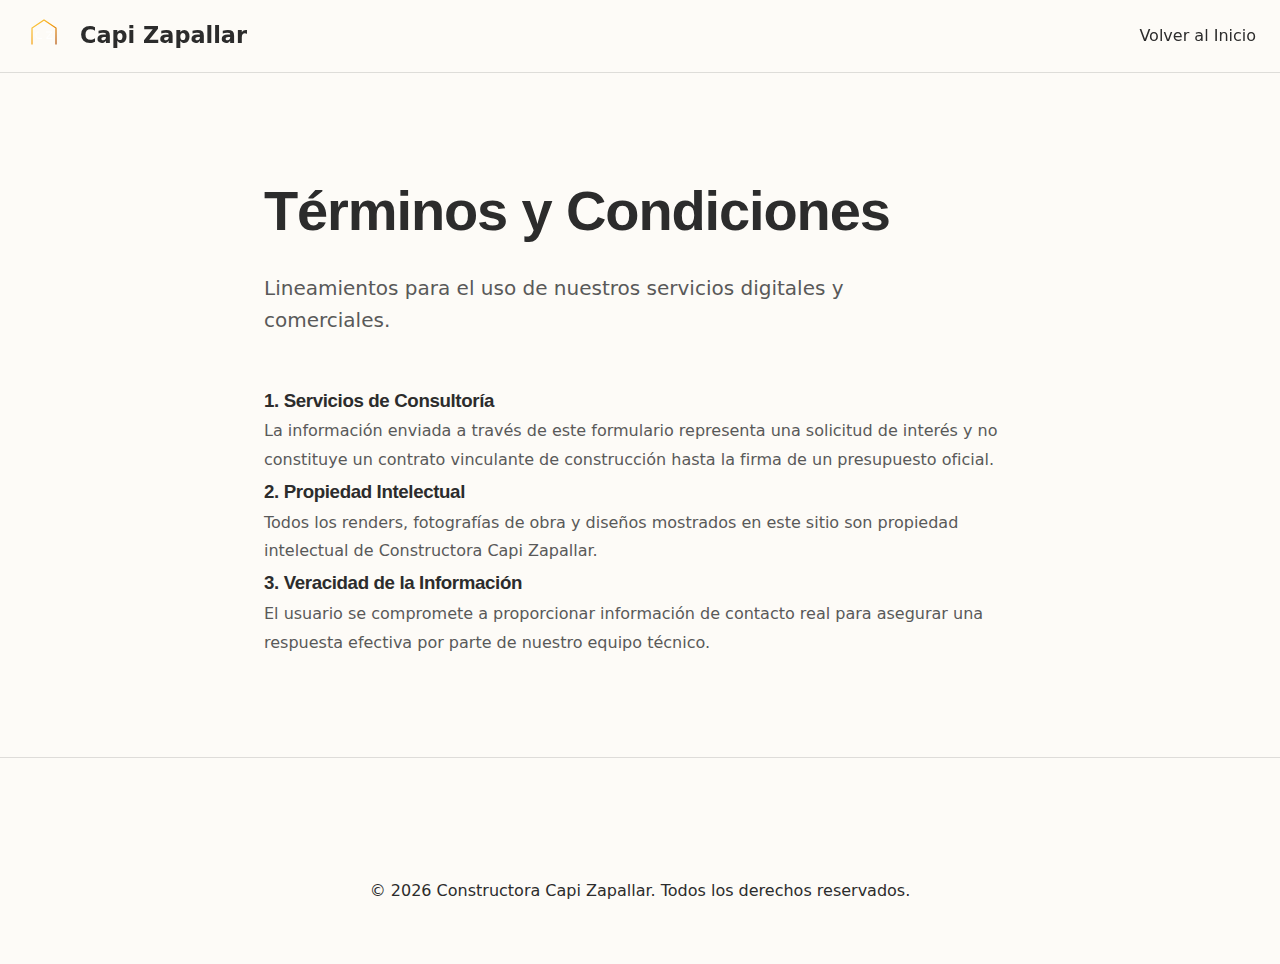
<file: terminos.html>
<!DOCTYPE html>
<html lang="es">

<head>
    <meta charset="UTF-8">
    <meta name="viewport" content="width=device-width, initial-scale=1.0">
    <title>Términos y Condiciones | Capi Zapallar</title>
    <link rel="stylesheet" href="styles.css">
</head>

<body class="dark-mode">
    <nav class="navbar scrolled">
        <div class="container navbar-container">
            <a href="index.html" class="logo-container">
                <img src="images/logo.svg" alt="Logo" class="logo-img" style="height: 40px;">
                <span class="logo-text">Capi Zapallar</span>
            </a>
            <a href="index.html" class="nav-link">Volver al Inicio</a>
        </div>
    </nav>

    <div class="container" style="padding-top: 150px; padding-bottom: 100px; max-width: 800px;">
        <h1 class="section-title">Términos y Condiciones</h1>
        <p class="hero-subtitle">Lineamientos para el uso de nuestros servicios digitales y comerciales.</p>

        <div class="legal-content" style="color: var(--text-secondary); line-height: 1.8;">
            <h3>1. Servicios de Consultoría</h3>
            <p>La información enviada a través de este formulario representa una solicitud de interés y no constituye un
                contrato vinculante de construcción hasta la firma de un presupuesto oficial.</p>

            <h3>2. Propiedad Intelectual</h3>
            <p>Todos los renders, fotografías de obra y diseños mostrados en este sitio son propiedad intelectual de
                Constructora Capi Zapallar.</p>

            <h3>3. Veracidad de la Información</h3>
            <p>El usuario se compromete a proporcionar información de contacto real para asegurar una respuesta efectiva
                por parte de nuestro equipo técnico.</p>
        </div>
    </div>

    <footer class="footer">
        <div class="container text-center">
            <p>&copy; 2026 Constructora Capi Zapallar. Todos los derechos reservados.</p>
        </div>
    </footer>
</body>

</html>
</file>
<file: styles.css>
:root {
    /* --- LIGHT MODE (Default - Pastel/Neutral) --- */
    /* Backgrounds: Soft Creams & Sand */
    --bg-primary: #FDFBF7;
    --bg-secondary: #F4F1EA;
    --bg-tertiary: #EAE6dc;

    /* Accents: Muted Gold & Earthy Tones */
    --primary-500: #D4AF37;
    /* Classic Gold */
    --primary-600: #B4942D;
    --primary-rgb: 212, 175, 55;

    /* Text: Soft Charcoal (Not pure black) */
    --text-primary: #2C2C2C;
    --text-secondary: #595959;
    --text-tertiary: #8C8C8C;

    /* UI Elements */
    --glass-bg: rgba(255, 255, 255, 0.8);
    --glass-border: rgba(0, 0, 0, 0.12);
    --nav-bg-scrolled: rgba(253, 251, 247, 0.95);
    --glow-color: rgba(212, 175, 55, 0.08);

    --input-bg: rgba(0, 0, 0, 0.04);
    --input-border: rgba(0, 0, 0, 0.1);
    --input-focus-bg: rgba(0, 0, 0, 0.08);

    --transition-base: all 0.5s cubic-bezier(0.16, 1, 0.3, 1);
}

/* --- DARK MODE (System Preference) --- */
@media (prefers-color-scheme: dark) {
    :root:not([data-theme="light"]) {
        /* Soft Charcoal/Slate - No extreme black */
        --bg-primary: #1A1A1D;
        --bg-secondary: #252528;
        --bg-tertiary: #2E2E31;

        --primary-500: #E6C288;
        --primary-600: #C5A059;

        --text-primary: #F2F2F7;
        --text-secondary: #C7C7CC;
        --text-tertiary: #98989D;

        --glass-bg: rgba(30, 30, 35, 0.6);
        --glass-border: rgba(255, 255, 255, 0.1);
        --nav-bg-scrolled: rgba(26, 26, 29, 0.9);
        --glow-color: rgba(230, 194, 136, 0.1);

        --input-bg: rgba(255, 255, 255, 0.03);
        --input-border: rgba(255, 255, 255, 0.1);
        --input-focus-bg: rgba(255, 255, 255, 0.07);
    }
}

/* --- DARK MODE (Manual Override) --- */
[data-theme="dark"] {
    --bg-primary: #1A1A1D;
    --bg-secondary: #252528;
    --bg-tertiary: #2E2E31;

    --primary-500: #E6C288;
    --primary-600: #C5A059;

    --text-primary: #F2F2F7;
    --text-secondary: #C7C7CC;
    --text-tertiary: #98989D;

    --glass-bg: rgba(30, 30, 35, 0.6);
    --glass-border: rgba(255, 255, 255, 0.1);
    --nav-bg-scrolled: rgba(26, 26, 29, 0.9);
    --glow-color: rgba(230, 194, 136, 0.1);

    --input-bg: rgba(255, 255, 255, 0.03);
    --input-border: rgba(255, 255, 255, 0.1);
    --input-focus-bg: rgba(255, 255, 255, 0.07);
}

/* --- Theme Toggle Button --- */
.theme-toggle {
    background: none;
    border: 1px solid var(--glass-border);
    border-radius: 50%;
    width: 40px;
    height: 40px;
    display: flex;
    align-items: center;
    justify-content: center;
    cursor: pointer;
    margin-left: 16px;
    font-size: 1.2rem;
    transition: var(--transition-base);
    color: var(--text-primary);
}

.theme-toggle:hover {
    background: var(--glass-bg);
    transform: rotate(15deg);
}

* {
    margin: 0;
    padding: 0;
    box-sizing: border-box;
}

body {
    background-color: var(--bg-primary);
    color: var(--text-primary);
    font-family: 'Inter', system-ui, -apple-system, sans-serif;
    line-height: 1.6;
    overflow-x: hidden;
    transition: background-color 0.5s ease, color 0.5s ease;
}

/* Fix for default blue links */
a {
    color: var(--text-primary);
    text-decoration: none;
    transition: color 0.3s ease;
}

h1,
h2,
h3,
.label-upper {
    font-family: 'Plus Jakarta Sans', sans-serif;
    letter-spacing: -0.02em;
    color: var(--text-primary);
}

.container {
    max-width: 1300px;
    margin: 0 auto;
    padding: 0 24px;
}

.text-center {
    text-align: center;
    display: flex;
    flex-direction: column;
    align-items: center;
}

/* --- Navigation --- */
.navbar {
    position: fixed;
    top: 0;
    width: 100%;
    z-index: 1000;
    padding: 32px 0;
    transition: var(--transition-base);
}

.navbar.scrolled {
    padding: 16px 0;
    background: var(--nav-bg-scrolled);
    backdrop-filter: blur(20px);
    border-bottom: 1px solid var(--glass-border);
}

.navbar-container {
    display: flex;
    justify-content: space-between;
    align-items: center;
}

.logo-container {
    display: flex;
    align-items: center;
    gap: 16px;
    text-decoration: none;
}

.logo-img {
    height: 44px;
    width: auto;
}

.logo-text {
    color: var(--text-primary);
    font-size: 1.4rem;
    font-weight: 800;
}

.mobile-menu-toggle {
    display: none;
    flex-direction: column;
    gap: 6px;
    background: none;
    border: none;
    cursor: pointer;
    z-index: 1001;
    padding: 10px;
}

.mobile-menu-toggle span {
    width: 30px;
    height: 2px;
    background: var(--text-primary);
    transition: 0.3s;
}

.mobile-menu-toggle.active span:nth-child(1) {
    transform: translateY(8px) rotate(45deg);
}

.mobile-menu-toggle.active span:nth-child(2) {
    opacity: 0;
}

.mobile-menu-toggle.active span:nth-child(3) {
    transform: translateY(-8px) rotate(-45deg);
}

@media (max-width: 768px) {
    .mobile-menu-toggle {
        display: flex;
    }
}

.nav-links {
    display: flex;
    gap: 40px;
    align-items: center;
    /* Fix icon alignment */
}

@media (max-width: 768px) {
    .nav-links {
        position: fixed;
        top: 0;
        right: -100%;
        width: 100%;
        height: 100vh;
        background: var(--bg-primary);
        flex-direction: column;
        justify-content: center;
        align-items: center;
        transition: 0.5s cubic-bezier(0.16, 1, 0.3, 1);
        z-index: 999;
    }

    .nav-links.active {
        right: 0;
    }

    .nav-link {
        font-size: 1.5rem;
    }
}

.nav-link:hover {
    color: var(--primary-500);
}

/* --- Hero --- */
.hero {
    min-height: 100vh;
    display: flex;
    align-items: center;
    position: relative;
    padding-top: 120px;
}

.hero-container {
    display: grid;
    grid-template-columns: 1fr 1.1fr;
    gap: 80px;
    align-items: center;
}

.label-upper {
    display: inline-block;
    color: var(--primary-500);
    font-size: 0.75rem;
    font-weight: 700;
    text-transform: uppercase;
    letter-spacing: 0.3em;
    margin-bottom: 24px;
}

.hero-title {
    font-size: clamp(3.5rem, 8vw, 5.5rem);
    font-weight: 800;
    line-height: 1.05;
    margin-bottom: 32px;
}

.hero-subtitle {
    font-size: 1.25rem;
    color: var(--text-secondary);
    max-width: 580px;
    margin-bottom: 48px;
    font-weight: 400;
}

.hero-ctas {
    display: flex;
    gap: 20px;
}

.hero-visual-wrapper {
    position: relative;
    border-radius: 40px;
    overflow: hidden;
    box-shadow: 0 40px 100px rgba(0, 0, 0, 0.5);
    /* Improve mask for rounded corners during animation */
    transform: translateZ(0);
}

.hero-visual {
    width: 100%;
    height: 650px;
    object-fit: cover;
    display: block;
    /* Cinematic Animation (Ken Burns Effect) */
    animation: cinematicMove 12s ease-in-out infinite alternate;
    transform-origin: center center;
}

@keyframes cinematicMove {
    0% {
        transform: scale(1);
    }

    100% {
        transform: scale(1.15);
    }
}

@media (max-width: 992px) {
    .hero-container {
        grid-template-columns: 1fr;
        gap: 60px;
        text-align: center;
    }

    .hero-ctas {
        justify-content: center;
    }

    .hero-visual {
        height: 500px;
    }
}

@media (max-width: 576px) {
    .hero-title {
        font-size: clamp(2.5rem, 10vw, 3.5rem);
    }

    .hero-ctas {
        flex-direction: column;
    }
}

/* --- Compact Gallery --- */
.gallery {
    padding: 100px 0;
    background: var(--bg-primary);
}

.gallery-grid-compact {
    display: grid;
    grid-template-columns: repeat(4, 1fr);
    gap: 20px;
}

.gallery-item-thumb {
    aspect-ratio: 1 / 1;
    border-radius: 16px;
    overflow: hidden;
    cursor: pointer;
    background: var(--bg-tertiary);
    transition: var(--transition-base);
    border: 1px solid rgba(255, 255, 255, 0.05);
}

.gallery-item-thumb img {
    width: 100%;
    height: 100%;
    object-fit: cover;
    opacity: 0.8;
    transition: var(--transition-base);
}

.gallery-item-thumb:hover {
    transform: translateY(-5px);
    border-color: var(--primary-500);
}

.gallery-item-thumb:hover img {
    opacity: 1;
    transform: scale(1.1);
}

/* --- Modern Photo Viewer Modal --- */
.photo-viewer {
    display: none;
    position: fixed;
    z-index: 2000;
    left: 0;
    top: 0;
    width: 100%;
    height: 100%;
    background-color: rgba(0, 0, 0, 0.95);
    backdrop-filter: blur(10px);
    justify-content: center;
    align-items: center;
}

.viewer-content {
    max-width: 90%;
    max-height: 85%;
    border-radius: 8px;
    box-shadow: 0 0 50px rgba(0, 0, 0, 0.5);
    animation: zoomViewer 0.3s ease-out;
}

@keyframes zoomViewer {
    from {
        transform: scale(0.9);
        opacity: 0;
    }

    to {
        transform: scale(1);
        opacity: 1;
    }
}

.viewer-close {
    position: absolute;
    top: 30px;
    right: 40px;
    color: white;
    font-size: 40px;
    font-weight: bold;
    cursor: pointer;
    z-index: 2001;
}

.viewer-nav {
    position: absolute;
    width: 100%;
    display: flex;
    justify-content: space-between;
    padding: 0 40px;
    pointer-events: none;
}

.viewer-nav button {
    background: rgba(255, 255, 255, 0.1);
    border: none;
    color: white;
    font-size: 30px;
    padding: 20px;
    cursor: pointer;
    border-radius: 50%;
    pointer-events: auto;
    transition: 0.3s;
}

.viewer-nav button:hover {
    background: var(--primary-500);
    color: black;
}

@media (max-width: 1024px) {
    .gallery-grid-compact {
        grid-template-columns: repeat(3, 1fr);
    }
}

@media (max-width: 768px) {
    .gallery-grid-compact {
        grid-template-columns: repeat(2, 1fr);
    }

    .viewer-nav {
        padding: 0 10px;
    }
}

/* --- Lead Form Section --- */
.lead-form-section {
    padding: 120px 0;
    background: var(--bg-secondary);
}

.form-card {
    max-width: 600px;
    margin: 0 auto;
    padding: 60px;
}

.contact-form {
    display: flex;
    flex-direction: column;
    gap: 20px;
    margin-top: 40px;
}

.form-group input,
.form-group textarea {
    width: 100%;
    padding: 16px 24px;
    background: var(--input-bg);
    border: 1px solid var(--input-border);
    border-radius: 12px;
    color: var(--text-primary);
    font-size: 1rem;
    outline: none;
    transition: var(--transition-base);
}

.form-group input:focus,
.form-group textarea:focus {
    border-color: var(--primary-500);
    background: var(--input-focus-bg);
}

.btn-full {
    width: 100%;
    margin-top: 20px;
}

/* --- Testimonials --- */
.testimonials {
    padding: 120px 0;
}

.testimonials-grid {
    display: grid;
    grid-template-columns: repeat(3, 1fr);
    gap: 32px;
    margin-top: 60px;
}

.testimonial-card {
    padding: 40px;
    display: flex;
    flex-direction: column;
    justify-content: space-between;
    text-align: left;
    transition: var(--transition-base);
}

.testimonial-card:hover {
    transform: translateY(-10px);
    border-color: var(--primary-500);
}

.quote-icon {
    font-size: 4rem;
    color: var(--primary-500);
    font-family: serif;
    line-height: 1;
    margin-bottom: -20px;
    opacity: 0.5;
}

.testimonial-text {
    font-style: italic;
    color: var(--text-secondary);
    font-size: 1.1rem;
    margin-bottom: 24px;
    z-index: 1;
}

.testimonial-author strong {
    display: block;
    color: white;
    font-size: 1.1rem;
}

.testimonial-author span {
    color: var(--primary-500);
    font-size: 0.85rem;
    text-transform: uppercase;
    letter-spacing: 0.05em;
}

@media (max-width: 992px) {
    .testimonials-grid {
        grid-template-columns: 1fr 1fr;
    }
}

@media (max-width: 768px) {
    .testimonials-grid {
        grid-template-columns: 1fr;
    }
}

/* --- Buttons --- */
.btn {
    padding: 20px 40px;
    border-radius: 100px;
    font-weight: 600;
    text-decoration: none;
    font-size: 0.95rem;
    transition: var(--transition-base);
}

.btn-primary {
    background: var(--primary-500);
    color: black;
    border: none;
}

.btn-primary:hover {
    background: white;
    transform: translateY(-5px);
}

.btn-large {
    padding: 24px 60px;
    font-size: 1.1rem;
    display: inline-block;
}

.btn-outline {
    border: 1px solid rgba(255, 255, 255, 0.2);
    color: white;
}

.btn-outline:hover {
    background: rgba(255, 255, 255, 0.05);
    border-color: white;
}

/* --- Services --- */
.services {
    padding: 160px 0;
    background: var(--bg-secondary);
}

.section-header {
    text-align: center;
    margin-bottom: 100px;
}

.section-title {
    font-size: 3.5rem;
    font-weight: 800;
    margin: 16px 0;
}

.cta-title {
    font-size: clamp(2.5rem, 5vw, 4.5rem);
    font-weight: 800;
    margin-bottom: 24px;
}

@media (max-width: 768px) {
    .cta-final {
        padding: 80px 0;
    }

    .btn-large {
        width: 100%;
        text-align: center;
        padding: 20px 0;
    }
}

.services-grid {
    display: grid;
    grid-template-columns: repeat(3, 1fr);
    gap: 40px;
}

.service-card-flip {
    height: 500px;
    perspective: 1500px;
}

.service-card-inner {
    position: relative;
    width: 100%;
    height: 100%;
    transition: var(--transition-base);
    transform-style: preserve-3d;
}

.service-card-flip:hover .service-card-inner {
    transform: rotateY(180deg);
}

.service-card-front,
.service-card-back {
    position: absolute;
    width: 100%;
    height: 100%;
    backface-visibility: hidden;
    border-radius: 32px;
    overflow: hidden;
}

/* --- Ambient Glows & Glassmorphism --- */
.services,
.about,
.testimonials,
.lead-form-section {
    position: relative;
    overflow: hidden;
}

/* Ambient Blobs */
.services::before,
.about::before,
.testimonials::before,
.lead-form-section::before {
    content: '';
    position: absolute;
    width: 600px;
    height: 600px;
    background: radial-gradient(circle, var(--glow-color) 0%, transparent 70%);
    border-radius: 50%;
    z-index: 0;
    pointer-events: none;
}

.services::before {
    top: -200px;
    left: -200px;
}

.about::before {
    bottom: -200px;
    right: -200px;
    background: radial-gradient(circle, var(--glow-color) 0%, transparent 70%);
}

.testimonials::before {
    top: 50%;
    left: 50%;
    transform: translate(-50%, -50%);
    width: 800px;
    height: 800px;
    opacity: 0.5;
}

.container {
    position: relative;
    z-index: 2;
}

/* Default Glass Card - Highlighted per request */
.glass-card {
    background: var(--glass-bg);
    backdrop-filter: blur(20px);
    -webkit-backdrop-filter: blur(20px);
    border: 1px solid var(--glass-border);
    box-shadow: 0 15px 40px -5px rgba(0, 0, 0, 0.1);
    /* Stronger shadow */
    border-radius: 24px;
    transition: var(--transition-base);
}

.service-card-back {
    /* Stronger glass for flip cards */
    background: var(--bg-tertiary);
    backdrop-filter: blur(20px);
    border: 1px solid var(--primary-500);
}

/* Ensure images cover properly */
.service-image {
    width: 100%;
    height: 100%;
    object-fit: cover;
    display: block;
}

.service-overlay {
    position: absolute;
    bottom: 0;
    width: 100%;
    padding: 32px;
    background: linear-gradient(0deg, rgba(0, 0, 0, 0.95) 10%, transparent 100%);
    z-index: 2;
}

.service-title-front {
    font-size: 1.8rem;
    font-weight: 700;
    color: white;
    /* Force white for contrast on dark overlay */
    text-shadow: 0 2px 10px rgba(0, 0, 0, 0.5);
}

.service-card-back {
    transform: rotateY(180deg);
    background: var(--bg-tertiary);
    padding: 50px;
    display: flex;
    flex-direction: column;
    justify-content: center;
    border: 1px solid rgba(255, 255, 255, 0.05);
}

.service-title-back {
    color: var(--primary-500);
    font-size: 2rem;
    margin-bottom: 24px;
}

.service-description {
    color: var(--text-secondary);
    font-size: 1.1rem;
    margin-bottom: 32px;
}

.feature-tag {
    display: inline-block;
    padding: 6px 16px;
    background: rgba(var(--primary-rgb), 0.1);
    color: var(--primary-500);
    border-radius: 100px;
    font-size: 0.85rem;
    font-weight: 600;
    margin-right: 8px;
}

/* --- About Section --- */
.about {
    padding: 160px 0;
}

.about-grid {
    display: grid;
    grid-template-columns: 1fr 1fr;
    gap: 120px;
    align-items: center;
}

.about-image-wrapper {
    position: relative;
    border-radius: 40px;
    overflow: hidden;
}

.about-image {
    width: 100%;
    height: 600px;
    object-fit: cover;
}

.about-stats {
    display: flex;
    gap: 60px;
    margin-top: 60px;
}

.stat-val {
    font-size: 3rem;
    font-weight: 800;
    color: var(--primary-500);
    display: block;
}

.stat-label {
    color: var(--text-tertiary);
    font-size: 0.9rem;
    text-transform: uppercase;
    letter-spacing: 0.1em;
}

@media (max-width: 768px) {
    .about-image {
        height: 400px;
    }

    .about-stats {
        flex-direction: column;
        gap: 24px;
    }
}

/* --- Metrics Section --- */
.social-proof {
    padding: 100px 0;
    background: var(--bg-tertiary);
}

.divider-container {
    display: flex;
    justify-content: space-around;
    text-align: center;
}

.metric-number {
    font-size: 4rem;
    font-weight: 800;
    color: white;
}

.metric-plus,
.metric-percent {
    color: var(--primary-500);
}

/* --- Footer --- */
.footer {
    padding: 120px 0 60px;
    border-top: 1px solid var(--glass-border);
}

.footer-grid {
    display: grid;
    grid-template-columns: 2fr 1fr 1fr 1.5fr;
    gap: 80px;
}

.footer-logo {
    height: 50px;
    margin-bottom: 32px;
}

.footer-desc {
    color: var(--text-tertiary);
    font-size: 1.1rem;
    margin-bottom: 40px;
}

.social-link {
    color: var(--text-primary);
    text-decoration: none;
    font-weight: 600;
    border-bottom: 1px solid var(--primary-500);
}

.footer h4 {
    margin-bottom: 32px;
    text-transform: uppercase;
    letter-spacing: 0.1em;
    font-size: 0.9rem;
}

.footer-links a {
    display: block;
    color: var(--text-tertiary);
    text-decoration: none;
    margin-bottom: 16px;
    transition: color 0.3s;
}

.footer-links a:hover {
    color: var(--primary-500);
}

.footer-bottom {
    margin-top: 100px;
    text-align: center;
    color: var(--text-tertiary);
    font-size: 0.9rem;
    opacity: 0.5;
}

/* --- Responsive --- */
@media (max-width: 1024px) {
    .container {
        padding: 0 40px;
    }

    .hero-container,
    .about-grid {
        grid-template-columns: 1fr;
        gap: 60px;
    }

    .hero-title {
        font-size: 4rem;
    }

    .services-grid {
        grid-template-columns: 1fr 1.1fr;
    }

    .footer-grid {
        grid-template-columns: 1fr 1fr;
    }
}

@media (max-width: 768px) {
    .services-grid {
        grid-template-columns: 1fr;
    }

    .nav-links {
        display: none;
    }
}

/* --- Product Page Styles (Prefabricadas) --- */
.product-hero {
    padding: 160px 0 80px;
    background: radial-gradient(circle at center, var(--bg-secondary) 0%, var(--bg-primary) 100%);
    text-align: center;
}

.product-container {
    padding: 80px 0;
}

.product-grid {
    display: grid;
    grid-template-columns: 1fr 1fr;
    gap: 80px;
    align-items: start;
}

.product-image-wrapper {
    position: relative;
    border-radius: 24px;
    overflow: hidden;
    box-shadow: 0 20px 40px rgba(0, 0, 0, 0.1);
    border: 1px solid var(--glass-border);
}

.product-image {
    width: 100%;
    height: auto;
    display: block;
    transition: transform 0.5s ease;
}

.product-image:hover {
    transform: scale(1.02);
}

.product-info h2 {
    font-size: 2.5rem;
    margin-bottom: 20px;
    color: var(--text-primary);
    line-height: 1.2;
}

.price-tag {
    font-size: 2.2rem;
    color: var(--primary-500);
    font-weight: 800;
    margin-bottom: 30px;
    display: block;
}

.product-description {
    color: var(--text-secondary);
    font-size: 1.1rem;
    line-height: 1.8;
    margin-bottom: 30px;
}

.features-list {
    list-style: none;
    margin-bottom: 40px;
    padding: 0;
}

.features-list li {
    margin-bottom: 12px;
    padding-left: 30px;
    position: relative;
    color: var(--text-secondary);
    font-weight: 500;
}

.features-list li::before {
    content: "✓";
    position: absolute;
    left: 0;
    color: var(--primary-500);
    font-weight: 800;
}

.promo-box {
    background: rgba(212, 175, 55, 0.08);
    /* Gold tint */
    border: 1px solid var(--primary-500);
    padding: 24px;
    border-radius: 16px;
    margin-bottom: 40px;
}

.promo-title {
    color: var(--primary-500);
    font-weight: 800;
    margin-bottom: 8px;
    display: block;
    text-transform: uppercase;
    font-size: 0.9rem;
    letter-spacing: 1px;
}

@media (max-width: 992px) {
    .product-grid {
        grid-template-columns: 1fr;
        gap: 40px;
    }
}
</file>
